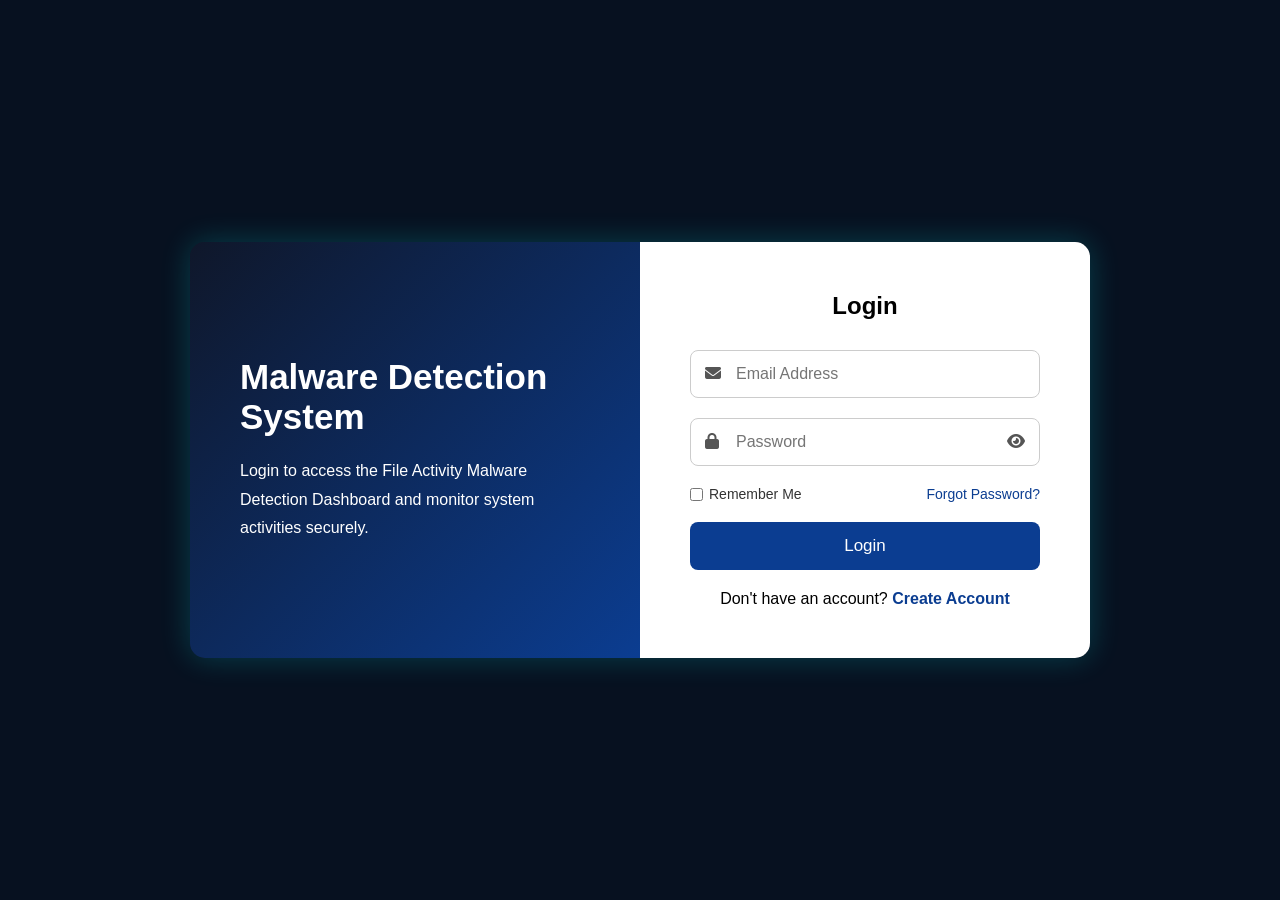
<file: activity.html>
<!DOCTYPE html>
<html lang="en">

<head>

    <meta charset="UTF-8">

    <meta name="viewport"
        content="width=device-width, initial-scale=1.0">

    <title>File Activity Monitor</title>

    <link rel="stylesheet" href="activity.css">

    <link rel="stylesheet"
        href="https://cdnjs.cloudflare.com/ajax/libs/font-awesome/6.5.2/css/all.min.css">

</head>

<body>

<div class="container">

    <!-- ==========================
            SIDEBAR
    =========================== -->

    <aside class="sidebar">

        <h2>🛡 Malware Detection</h2>

        <ul>

            <li onclick="location.href='dashboard.html'">

                <i class="fa-solid fa-chart-line"></i>

                Dashboard

            </li>

            <li onclick="location.href='scan.html'">

                <i class="fa-solid fa-magnifying-glass"></i>

                Start Scan

            </li>

            <li class="active">

                <i class="fa-solid fa-folder-open"></i>

                File Activity

            </li>

            <li onclick="location.href='detection.html'">

                <i class="fa-solid fa-shield-virus"></i>

                Detection Results

            </li>

            <li onclick="location.href='report.html'">

                <i class="fa-solid fa-file-lines"></i>

                Reports

            </li>

            <li onclick="location.href='settings.html'">

                <i class="fa-solid fa-gear"></i>

                Settings

            </li>

            <li id="logoutBtn">

                <i class="fa-solid fa-right-from-bracket"></i>

                Logout

            </li>

        </ul>

    </aside>



    <!-- ==========================
          MAIN CONTENT
    =========================== -->

    <main class="main-content">

        <!-- Top Bar -->

        <div class="top-bar">

            <div>

                <h1>

                    File Activity Monitor

                </h1>

                <p>

                    Welcome,

                    <strong id="username">

                        Administrator

                    </strong>

                </p>

            </div>

            <div class="time-section">

                <h3 id="clock">

                    00:00:00

                </h3>

                <p id="todayDate">

                    Loading...

                </p>

            </div>

        </div>



        <!-- ==========================
           MONITOR STATUS
        =========================== -->

        <div class="monitor-box">

            <div class="monitor-icon">

                <i class="fa-solid fa-eye"></i>

            </div>

            <div>

                <h2>

                    Monitoring Status

                </h2>

                <p id="monitorStatus">

                    🟢 ACTIVE

                </p>

                <small>

                    <span id="watchingFolder">Watching: No folder selected</span>

                </small>

            </div>

        </div>



        <!-- ==========================
           STATISTICS CARDS
        =========================== -->

        <div class="cards">

            <div class="card">

                <i class="fa-solid fa-file-circle-plus"></i>

                <h2 id="createdCount">

                    0

                </h2>

                <p>

                    Files Created

                </p>

            </div>

            <div class="card">

                <i class="fa-solid fa-pen"></i>

                <h2 id="modifiedCount">

                    0

                </h2>

                <p>

                    Files Modified

                </p>

            </div>

            <div class="card">

                <i class="fa-solid fa-trash"></i>

                <h2 id="deletedCount">

                    0

                </h2>

                <p>

                    Files Deleted

                </p>

            </div>

            <div class="card danger">

                <i class="fa-solid fa-bug"></i>

                <h2 id="threatCount">

                    0

                </h2>

                <p>

                    Elevated Events

                </p>

            </div>

        </div>



        <!-- ==========================
            SEARCH & FILTER
        =========================== -->

        <div class="search-filter">

            <input

                type="text"

                id="searchInput"

                placeholder="🔍 Search file name...">

            <select id="activityFilter">

                <option value="All">

                    All Activities

                </option>

                <option>

                    Created

                </option>

                <option>

                    Modified

                </option>

                <option>

                    Deleted

                </option>

                <option>

                    Renamed

                </option>



            </select>

        </div>



        <!-- ==========================
            LIVE ALERT
        =========================== -->

        <div id="alertBanner" class="safe-banner">

            🟢 No Threat Detected

        </div>
                <!-- ==========================
            FILE ACTIVITY TABLE
        =========================== -->

        <section class="activity-table">

            <h2>

                Recent File Activities

            </h2>

            <table>

                <thead>

                    <tr>

                        <th>File Name</th>

                        <th>Extension</th>

                        <th>Activity</th>

                        <th>Process</th>

                        <th>Time</th>

                        <th>Status</th>

                    </tr>

                </thead>

                <tbody id="activityData">

                    <tr>

                        <td colspan="6">

                            Waiting for monitoring...

                        </td>

                    </tr>

                </tbody>

            </table>

        </section>



        <!-- ==========================
            LIVE MONITOR LOG
        =========================== -->

        <section class="live-log">

            <h2>

                Live Monitoring Console

            </h2>

            <div id="logBox">

                <p>

                    [System] File monitor initialized...

                </p>

            </div>

        </section>



        <!-- ==========================
            THREAT SUMMARY
        =========================== -->

        <div class="summary-grid">

            <div class="summary-card">

                <h3>Safe Files</h3>

                <h2 id="safeFiles">

                    0

                </h2>

            </div>

            <div class="summary-card warning">

                <h3>Warnings</h3>

                <h2 id="warningFiles">

                    0

                </h2>

            </div>

            <div class="summary-card danger">

                <h3>Suspicious</h3>

                <h2 id="malwareFiles">

                    0

                </h2>

            </div>

        </div>



        <!-- ==========================
            FILE DETAILS
        =========================== -->

        <section class="file-details">

            <h2>

                Selected File Details

            </h2>

            <table>

                <tr>

                    <td>Filename</td>

                    <td id="detailName">

                        -

                    </td>

                </tr>

                <tr>

                    <td>Extension</td>

                    <td id="detailExtension">

                        -

                    </td>

                </tr>

                <tr>

                    <td>Assessment</td>

                    <td id="detailPrediction">

                        -

                    </td>

                </tr>

                <tr>

                    <td>Behaviour Score</td>

                    <td id="detailConfidence">

                        -

                    </td>

                </tr>

                <tr>

                    <td>Entropy</td>

                    <td id="detailEntropy">

                        -

                    </td>

                </tr>

                <tr>

                    <td>Process</td>

                    <td id="detailProcess">

                        -

                    </td>

                </tr>

                <tr>

                    <td>Full Path</td>

                    <td id="detailPath">-</td>

                </tr>

                <tr>

                    <td>Why Flagged</td>

                    <td id="detailReasons">-</td>

                </tr>

            </table>

        </section>



        <!-- ==========================
            ML FEATURES
        =========================== -->

        <section class="ml-features">

            <h2>

                Behavioural Features

            </h2>

            <div class="feature-grid">

                <div class="feature">Write Count <strong id="featureWriteCount">0</strong></div>
                <div class="feature">Rename Count <strong id="featureRenameCount">0</strong></div>
                <div class="feature">Delete Count <strong id="featureDeleteCount">0</strong></div>
                <div class="feature">Create Count <strong id="featureCreateCount">0</strong></div>
                <div class="feature">Extension Diversity <strong id="featureExtDiversity">0</strong></div>
                <div class="feature">Sensitive Path Access <strong id="featureSensitive">0</strong></div>
                <div class="feature">Read/Write Ratio <strong id="featureRatio">0</strong><small id="ratioNote">Create/Write proxy</small></div>
                <div class="feature">Detection Score <strong id="featureScore">0</strong></div>

                <div class="feature">Write Entropy <strong id="featureEntropy">0</strong></div>
                <div class="feature">Window <strong id="featureWindow">10s</strong></div>
            </div>

        </section>



        <!-- ==========================
            ACTION BUTTONS
        =========================== -->

        <div class="button-group">

            <button id="startMonitor">

                <i class="fa-solid fa-play"></i>

                Start Monitoring

            </button>

            <button id="stopMonitor" class="stop">

                <i class="fa-solid fa-stop"></i>

                Stop Monitoring

            </button>

            <button id="clearLog">

                <i class="fa-solid fa-trash"></i>

                Clear Log

            </button>

            <button id="exportCSV">

                <i class="fa-solid fa-file-csv"></i>

                Export CSV

            </button>

            <button id="exportPDF">

                <i class="fa-solid fa-file-pdf"></i>

                Export PDF

            </button>

        </div>



        <!-- ==========================
            FOOTER
        =========================== -->

        <footer class="footer">

            <p>

                Malware Detection Using File Activity

            </p>

            <p>

                Developed by <strong>Adetoro Akindele David</strong>

            </p>

            <p>

                Department of Cyber Security

            </p>

        </footer>

    </main>

</div>

<script src="auth.js"></script>

<script src="activity.js"></script>

<section class="panel" style="margin-top:20px;padding:18px;"><h2>ML Behaviour Analysis</h2><div style="display:flex;gap:24px;flex-wrap:wrap;margin-top:12px;"><div><strong>ML Status</strong><div id="mlStatus">LEARNING BASELINE</div></div><div><strong>Anomaly Score</strong><div id="mlAnomalyScore">-</div></div></div><p style="margin-top:12px;opacity:.8;">The ML layer uses Isolation Forest to learn normal activity patterns from low-risk windows. An anomaly is not automatically classified as malware.</p></section>
</body>

</html>
</file>
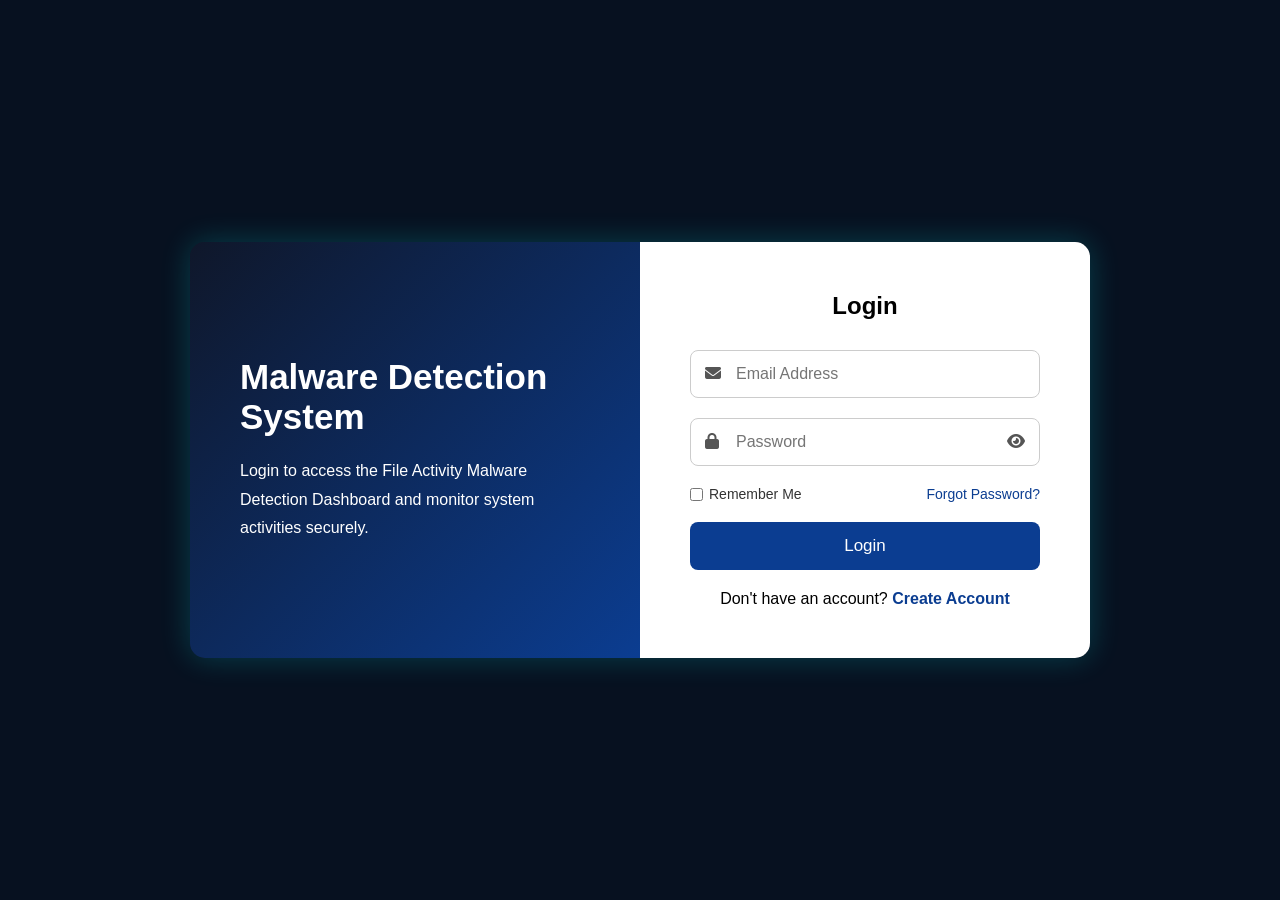
<file: dashboard.html>
<!DOCTYPE html>
<html lang="en">
<head>
    <meta charset="UTF-8">
    <meta name="viewport" content="width=device-width, initial-scale=1.0">
    <title>Malware Detection Dashboard</title>

    <link rel="stylesheet" href="dashboard.css">

    <link rel="stylesheet"
    href="https://cdnjs.cloudflare.com/ajax/libs/font-awesome/6.5.2/css/all.min.css">

</head>

<body>

<div class="container">

    <!-- =========================
            SIDEBAR
    ========================== -->

    <aside class="sidebar">

        <h2>🛡 Malware Detection</h2>

        <ul>

    <!-- DASHBOARD -->
    <li class="active">
        <a href="dashboard.html">
            <i class="fa-solid fa-chart-line"></i>
            Dashboard
        </a>
    </li>


    <!-- START SCAN -->
    <li>
        <a href="scan.html">
            <i class="fa-solid fa-magnifying-glass"></i>
            Start Scan
        </a>
    </li>


    <li onclick="window.location.href='activity.html'">
    <i class="fa-solid fa-folder-open"></i>
    File Activity
</li>

<li onclick="window.location.href='detection.html'">
    <i class="fa-solid fa-shield-virus"></i>
    Detection Results
</li>

<li onclick="window.location.href='report.html'">
    <i class="fa-solid fa-file-lines"></i>
    Reports
</li>

<li onclick="window.location.href='settings.html'">
    <i class="fa-solid fa-gear"></i>
    Settings
</li>


    <!-- LOGOUT -->
    <li id="logoutBtn">
        <a href="login.html">
            <i class="fa-solid fa-right-from-bracket"></i>
            Logout
        </a>
    </li>

</ul>

    </aside>

    <!-- =========================
          MAIN CONTENT
    ========================== -->

    <main class="main-content">

        <section class="agent-box" style="margin:20px 0;padding:18px;border-radius:14px;border:1px solid rgba(0,212,255,.25);background:rgba(0,20,40,.55);">
            <div style="display:flex;justify-content:space-between;align-items:center;gap:16px;flex-wrap:wrap;">
                <div>
                    <h3 style="margin:0 0 6px;">Local Monitoring Agent</h3>
                    <p style="margin:0;opacity:.8;">Download the DAVE agent to monitor an authorized folder on this PC in real time.</p>
                    <small id="agentStatus">Agent not paired.</small>
                </div>
                <button id="downloadAgentBtn" type="button" style="padding:12px 18px;border:0;border-radius:9px;cursor:pointer;">Download Monitoring Agent</button>
            </div>
        </section>

        <header>

            <div>

                <h1>Real-Time Malware Detection Dashboard</h1>

                <p>
                    Welcome back,
                    <strong id="username">Administrator</strong>
                </p>

            </div>

            <div>

                <h3 id="clock"></h3>

            </div>

        </header>

        <!-- =========================
                STATISTICS
        ========================== -->

        <div class="cards">

            <div class="card">

                <i class="fa-solid fa-folder"></i>

                <h2 id="totalFiles">0</h2>

                <p>Files Observed</p>
            </div>

            <div class="card success">

                <i class="fa-solid fa-circle-check"></i>

                <h2 id="safeFiles">0</h2>

                <p>Safe Events</p>

            </div>

            <div class="card danger">

                <i class="fa-solid fa-bug"></i>

                <h2 id="malwareDetected">0</h2>

                <p>Malware Detected by Scan</p>

            </div>

            <div class="card warning">

                <i class="fa-solid fa-triangle-exclamation"></i>

                <h2 id="threatAlerts">0</h2>

                <p>Live Threat Alerts</p>

            </div>

        </div>

        <!-- =========================
             SYSTEM HEALTH
        ========================== -->

        <div class="progress-box">

            <h4>Overall System Protection</h4>

            <div class="progress">

                <div class="progress-bar" id="protectionBar"></div>

            </div>

        </div>

        <!-- =========================
             THREAT NOTIFICATION
        ========================== -->

        <div class="notification">

            <h4>
                <i class="fa-solid fa-bell"></i>
                Latest Security Notification
            </h4>

            <p>
                <span id="notificationText">Waiting for real-time events...</span>
            </p>

        </div>

        <!-- =========================
              THREAT LEVEL
        ========================== -->

        <div class="threat-level">

            <h3>
                <i class="fa-solid fa-shield-virus"></i>
                Current Threat Level
            </h3>

            <div class="level low" id="threatLevel">LOW RISK</div>

        </div>
                <!-- =========================
             RECENT FILE ACTIVITY
        ========================== -->

        <section class="activity">

            <h2>
                <i class="fa-solid fa-folder-open"></i>
                Recent File Activity
            </h2>

            <table>

                <tr>

                    <th>File Name</th>

                    <th>Status</th>

                    <th>Time</th>

                </tr>

                <tbody id="activityBody">
                    <tr><td colspan="3">Waiting for real activity...</td></tr>
                </tbody>

            </table>

        </section>

        <!-- =========================
                CHART SECTION
        ========================== -->

        <section class="chart-container">

            <h2>

                <i class="fa-solid fa-chart-column"></i>

                Live Activity Statistics

            </h2>

            <div class="live-chart" id="liveChart">
                <div class="chart-bar"><span>Safe</span><div class="bar-track"><div class="bar-fill safe-fill" id="safeBar"></div></div><b id="safeChartCount">0</b></div>
                <div class="chart-bar"><span>Warning</span><div class="bar-track"><div class="bar-fill warning-fill" id="warningBar"></div></div><b id="warningChartCount">0</b></div>
                <div class="chart-bar"><span>Malware</span><div class="bar-track"><div class="bar-fill danger-fill" id="malwareBar"></div></div><b id="malwareChartCount">0</b></div>
            </div>

        </section>

        <!-- =========================
             SCAN LOADER
        ========================== -->

        <div class="loader"></div>

        <!-- =========================
              ALERT BOX
        ========================== -->

        <div class="alert success">

            System Running Normally

        </div>

        <!-- =========================
              FOOTER
        ========================== -->

        <div class="footer">

            <p>

                Malware Detection Using File Activity

            </p>

            <p>

                Developed by
                <strong>Adetoro Akindele David</strong>

            </p>

            <p>

                Department of Cyber Security

            </p>

        </div>

    </main>

</div>
<script src="auth.js"></script>

<script src="dashboard.js?v=20260814-3"></script>

</body>

</html>
</file>
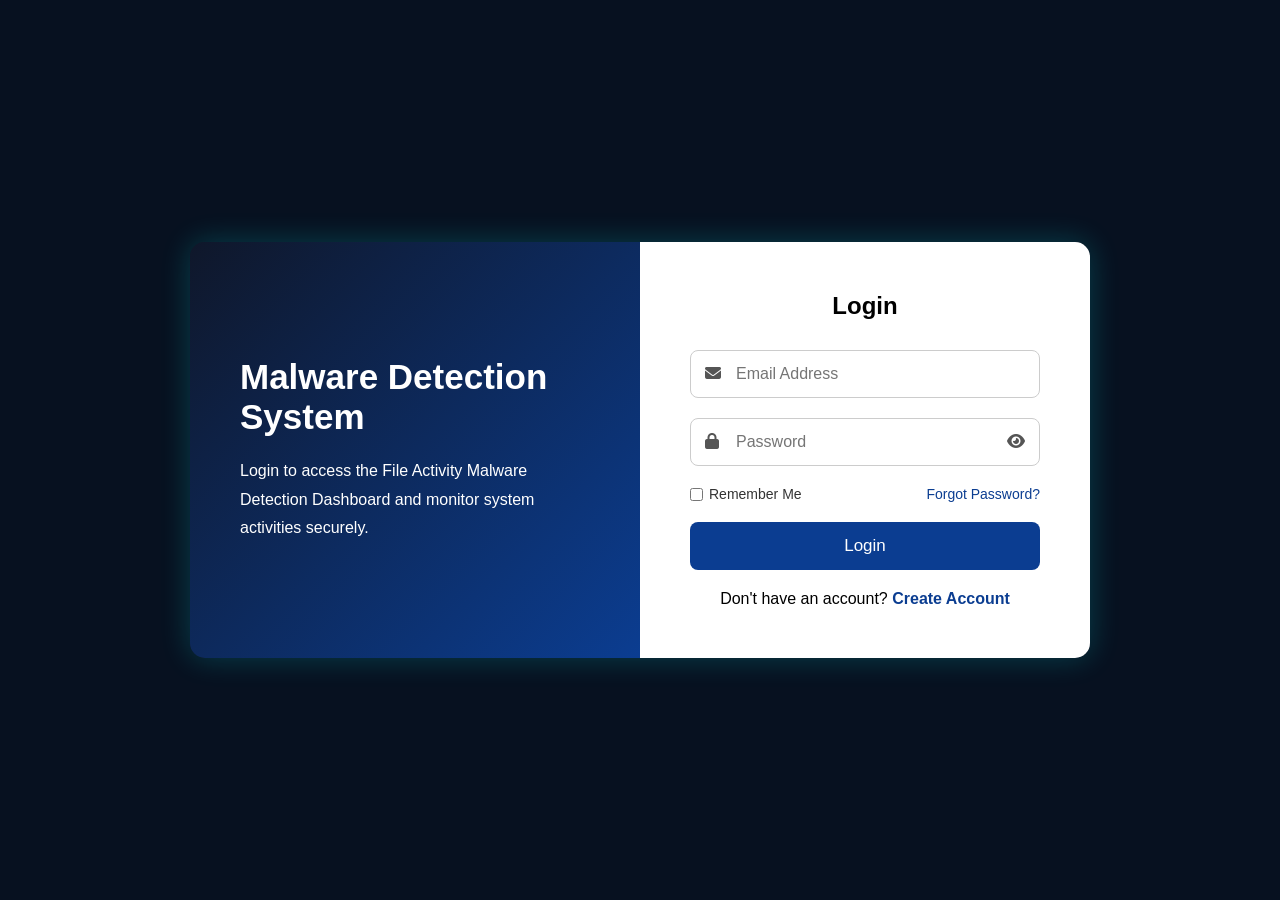
<file: detection.html>
<!DOCTYPE html>
<html lang="en">

<head>

    <meta charset="UTF-8">

    <meta name="viewport"
        content="width=device-width, initial-scale=1.0">

    <title>Detection Results | Malware Detection System</title>

    <link rel="stylesheet" href="detection.css">

    <link rel="stylesheet"
    href="https://cdnjs.cloudflare.com/ajax/libs/font-awesome/6.5.2/css/all.min.css">

</head>

<body>

<div class="container">

    <!-- ==========================
            SIDEBAR
    =========================== -->

    <aside class="sidebar">

        <h2>🛡 Malware Detection</h2>

        <ul>

            <li onclick="location.href='dashboard.html'">

                <i class="fa-solid fa-chart-line"></i>

                Dashboard

            </li>

            <li onclick="location.href='scan.html'">

                <i class="fa-solid fa-magnifying-glass"></i>

                Start Scan

            </li>

            <li onclick="location.href='activity.html'">

                <i class="fa-solid fa-folder-open"></i>

                File Activity

            </li>

            <li class="active">

                <i class="fa-solid fa-shield-virus"></i>

                Detection Results

            </li>

            <li onclick="location.href='report.html'">

                <i class="fa-solid fa-file-lines"></i>

                Reports

            </li>

            <li onclick="location.href='settings.html'">

                <i class="fa-solid fa-gear"></i>

                Settings

            </li>

            <li id="logoutBtn">

                <i class="fa-solid fa-right-from-bracket"></i>

                Logout

            </li>

        </ul>

    </aside>



    <!-- ==========================
            MAIN CONTENT
    =========================== -->

    <main class="main-content">

        <!-- Top Bar -->

        <div class="top-bar">

            <div>

                <h1>

                    Detection Results

                </h1>

                <p>

                    Machine Learning Malware Detection Dashboard

                </p>

            </div>

            <div class="time-section">

                <h3 id="clock">

                    00:00:00

                </h3>

                <p id="todayDate">

                    Loading...

                </p>

            </div>

        </div>



        <!-- ==========================
            ALERT BANNER
        =========================== -->

        <div id="alertBanner" class="safe-banner">

            🟢 System Secure - No Critical Threat Detected

        </div>



        <!-- ==========================
            SUMMARY CARDS
        =========================== -->

        <div class="cards">

            <div class="card">

                <i class="fa-solid fa-file-shield"></i>

                <h2 id="totalScanned">

                    0

                </h2>

                <p>

                    Files Scanned

                </p>

            </div>

            <div class="card">

                <i class="fa-solid fa-circle-check"></i>

                <h2 id="safeFiles">

                    0

                </h2>

                <p>

                    Safe Files

                </p>

            </div>

            <div class="card danger">

                <i class="fa-solid fa-bug"></i>

                <h2 id="malwareFiles">

                    0

                </h2>

                <p>

                    Malware Found

                </p>

            </div>

            <div class="card warning">

                <i class="fa-solid fa-triangle-exclamation"></i>

                <h2 id="highRisk">

                    0

                </h2>

                <p>

                    High Risk

                </p>

            </div>

        </div>



        <!-- ==========================
            SEARCH & FILTER
        =========================== -->

        <div class="search-filter">

            <input

                type="text"

                id="searchInput"

                placeholder="🔍 Search by filename...">

            <select id="riskFilter">

                <option value="All">

                    All Risk Levels

                </option>

                <option>

                    Safe

                </option>

                <option>

                    Low

                </option>

                <option>

                    Medium

                </option>

                <option>

                    High

                </option>

                <option>

                    Critical

                </option>

            </select>

            <select id="predictionFilter">

                <option value="All">

                    All Predictions

                </option>

                <option>

                    Benign

                </option>

                <option>

                    Malware

                </option>

            </select>

        </div>
                <!-- ==========================
            DETECTION RESULTS TABLE
        =========================== -->

        <section class="results-table">

            <h2>

                Detection Results

            </h2>

            <table>

                <thead>

                    <tr>

                        <th>File Name</th>

                        <th>Extension</th>

                        <th>Prediction</th>

                        <th>Confidence</th>

                        <th>Risk</th>

                        <th>Time</th>

                    </tr>

                </thead>

                <tbody id="resultTable">

                    <tr>

                        <td colspan="6">

                            Waiting for scan results...

                        </td>

                    </tr>

                </tbody>

            </table>

        </section>



        <!-- ==========================
            FILE DETAILS PANEL
        =========================== -->

        <section class="details-panel">

            <h2>

                Detection Details

            </h2>

            <table>

                <tr>

                    <td>Filename</td>

                    <td id="detailFilename">

                        -

                    </td>

                </tr>

                <tr>

                    <td>File Path</td>

                    <td id="detailPath">

                        -

                    </td>

                </tr>

                <tr>

                    <td>Extension</td>

                    <td id="detailExtension">

                        -

                    </td>

                </tr>

                <tr>

                    <td>Prediction</td>

                    <td id="detailPrediction">

                        -

                    </td>

                </tr>

                <tr>

                    <td>Confidence</td>

                    <td id="detailConfidence">

                        -

                    </td>

                </tr>

                <tr>

                    <td>Risk Level</td>

                    <td id="detailRisk">

                        -

                    </td>

                </tr>

                <tr>

                    <td>Entropy</td>

                    <td id="detailEntropy">

                        -

                    </td>

                </tr>

                <tr>

                    <td>SHA-256</td>

                    <td id="detailHash">

                        -

                    </td>

                </tr>

                <tr>

                    <td>Recommended Action</td>

                    <td id="detailAction">

                        -

                    </td>

                </tr>

                <tr><td>Write Count</td><td id="detailWriteCount">-</td></tr>
                <tr><td>Delete Count</td><td id="detailDeleteCount">-</td></tr>
                <tr><td>Create Count</td><td id="detailCreateCount">-</td></tr>
                <tr><td>Rename Count</td><td id="detailRenameCount">-</td></tr>
                <tr><td>Extension Diversity</td><td id="detailExtDiversity">-</td></tr>
                <tr><td>Sensitive Path Access</td><td id="detailSensitivePath">-</td></tr>
                <tr><td>Read/Write Ratio</td><td id="detailReadWrite">-</td></tr>
                <tr><td>Detection Score</td><td id="detailScore">-</td></tr>
                <tr><td>Detection Reasons</td><td id="detailReasons">-</td></tr>

            </table>

        </section>



        <!-- ==========================
            THREAT ANALYSIS
        =========================== -->

        <section class="analysis-panel">

            <h2>

                Threat Analysis

            </h2>

            <div class="analysis-grid">

                <div class="analysis-card">

                    <i class="fa-solid fa-file-code"></i>

                    <h3>

                        Executable File

                    </h3>

                    <p id="analysisExecutable">

                        -

                    </p>

                </div>

                <div class="analysis-card">

                    <i class="fa-solid fa-microchip"></i>

                    <h3>

                        ML Prediction

                    </h3>

                    <p id="analysisML">

                        -

                    </p>

                </div>

                <div class="analysis-card">

                    <i class="fa-solid fa-gauge-high"></i>

                    <h3>

                        Threat Score

                    </h3>

                    <p id="analysisScore">

                        -

                    </p>

                </div>

                <div class="analysis-card">

                    <i class="fa-solid fa-shield-virus"></i>

                    <h3>

                        System Status

                    </h3>

                    <p id="analysisStatus">

                        Protected

                    </p>

                </div>

            </div>

        </section>



        <!-- ==========================
            ACTION BUTTONS
        =========================== -->

        <div class="button-group">

            <button id="quarantineBtn">

                <i class="fa-solid fa-box-archive"></i>

                Quarantine

            </button>

            <button id="deleteBtn">

                <i class="fa-solid fa-trash"></i>

                Delete

            </button>

            <button id="ignoreBtn">

                <i class="fa-solid fa-circle-check"></i>

                Ignore

            </button>

            <button id="rescanBtn">

                <i class="fa-solid fa-rotate-right"></i>

                Re-Scan

            </button>

        </div>
                <!-- ==========================
            DETECTION HISTORY
        =========================== -->

        <section class="history-panel">

            <h2>

                Detection History

            </h2>

            <div class="timeline" id="timeline">

                <div class="timeline-item">
                    <div class="timeline-content">
                        <h3>No scan history yet</h3>
                        <p>Run a scan from the Scan page and the real result will appear here.</p>
                    </div>
                </div>

            </div>

        </section>



        <!-- ==========================
            MACHINE LEARNING INFO
        =========================== -->

        <section class="ml-info">

            <h2>

                Detection Engine Information

            </h2>

            <div class="ml-grid">

                <div class="ml-card">

                    <i class="fa-solid fa-brain"></i>

                    <h3>

                        Model

                    </h3>

                    <p id="modelName">

                        Behavioural Static Analyzer

                    </p>

                </div>

                <div class="ml-card">

                    <i class="fa-solid fa-database"></i>

                    <h3>

                        Features Used

                    </h3>

                    <p>

                        Write Count, Delete Count, Create Count,
                        Rename Count, Entropy, Extension Diversity,
                        Sensitive Path Access, Read/Write Ratio

                    </p>

                </div>

                <div class="ml-card">

                    <i class="fa-solid fa-chart-column"></i>

                    <h3>

                        Accuracy

                    </h3>

                    <p id="modelAccuracy">

                        Not yet validated

                    </p>

                </div>

                <div class="ml-card">

                    <i class="fa-solid fa-clock"></i>

                    <h3>

                        Last Scan

                    </h3>

                    <p id="lastScan">

                        Waiting...

                    </p>

                </div>

            </div>

        </section>



        <!-- ==========================
            EXPORT REPORTS
        =========================== -->

        <section class="export-section">

            <h2>

                Export Reports

            </h2>

            <div class="button-group">

                <button id="exportCSV">

                    <i class="fa-solid fa-file-csv"></i>

                    Export CSV

                </button>

                <button id="exportPDF">

                    <i class="fa-solid fa-file-pdf"></i>

                    Export PDF

                </button>

                <button id="printReport">

                    <i class="fa-solid fa-print"></i>

                    Print Report

                </button>

            </div>

        </section>



        <!-- ==========================
            FOOTER
        =========================== -->

        <footer class="footer">

            <p>

                Malware Detection Using File Activity

            </p>

            <p>

                Developed by <strong>Adetoro Akindele David</strong>

            </p>

            <p>

                Department of Cyber Security

            </p>

        </footer>

    </main>

</div>

<script src="auth.js"></script>

<script src="detection.js"></script>

</body>

</html>
</file>
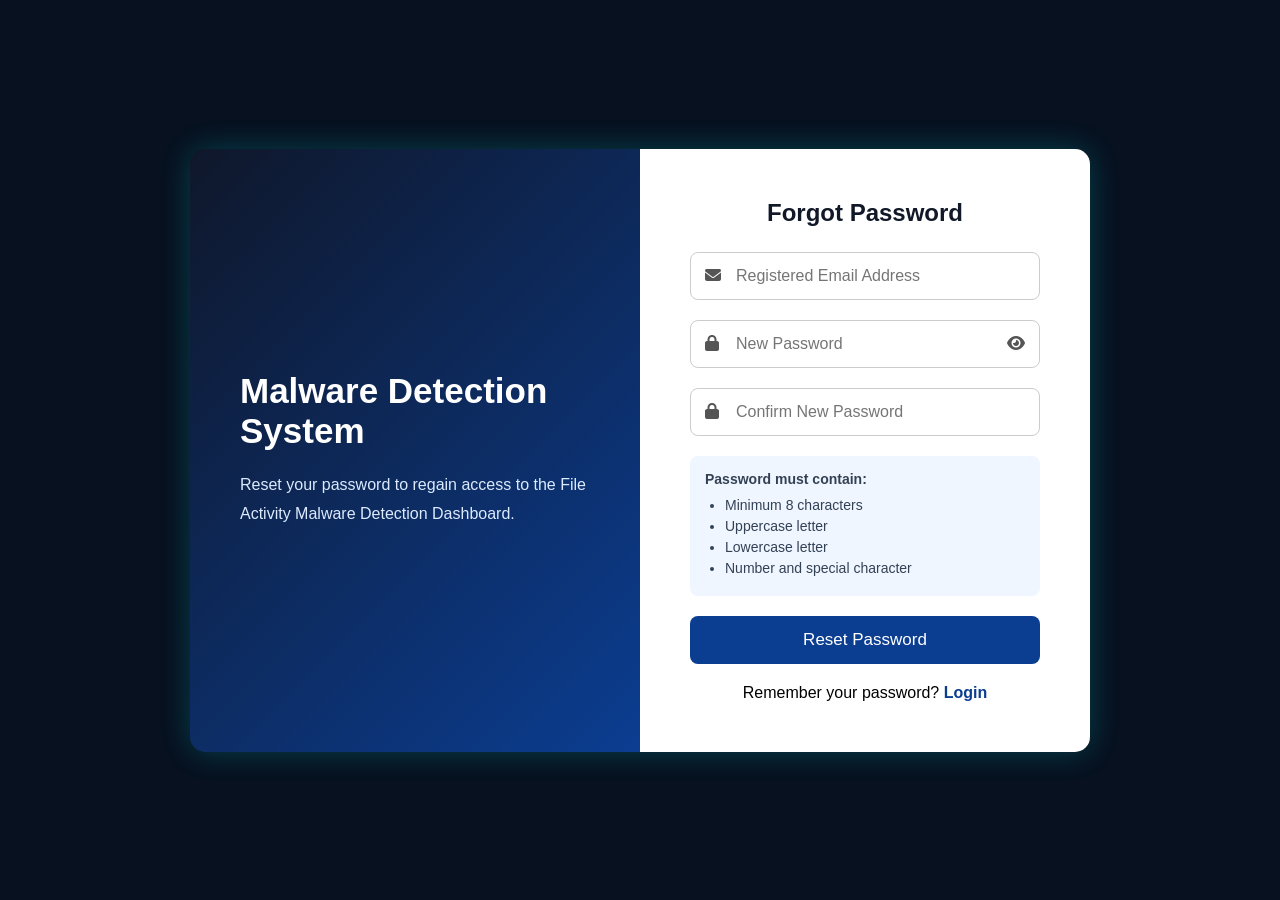
<file: forgot-password.html>
<!DOCTYPE html>
<html lang="en">

<head>

<meta charset="UTF-8">

<meta name="viewport" content="width=device-width, initial-scale=1.0">


<title>Forgot Password | Malware Detection System</title>


<link rel="stylesheet" href="forgot-password.css">


<link rel="stylesheet"
href="https://cdnjs.cloudflare.com/ajax/libs/font-awesome/6.5.2/css/all.min.css">


</head>


<body>


<div class="container">



    <!-- LEFT SECTION -->

    <div class="left-section">


        <h1>
            Malware Detection System
        </h1>


        <p>

        Reset your password to regain access to the
        File Activity Malware Detection Dashboard.

        </p>


    </div>





    <!-- RIGHT SECTION -->


    <div class="right-section">



        <form id="forgotPasswordForm">



            <h2>
                Forgot Password
            </h2>




            <!-- ALERT MESSAGE -->


            <div id="alertBox"></div>







            <!-- EMAIL -->


            <div class="input-box">


                <i class="fa-solid fa-envelope"></i>


                <input

                type="email"

                id="email"

                placeholder="Registered Email Address"

                required>

            
            </div>








            <!-- NEW PASSWORD -->


            <div class="input-box">


                <i class="fa-solid fa-lock"></i>



                <input

                type="password"

                id="newPassword"

                placeholder="New Password"

                required>




                <i class="fa-solid fa-eye togglePassword"

                id="togglePassword"></i>



            </div>








            <!-- CONFIRM PASSWORD -->


            <div class="input-box">


                <i class="fa-solid fa-lock"></i>


                <input

                type="password"

                id="confirmPassword"

                placeholder="Confirm New Password"

                required>


            </div>







            <!-- PASSWORD REQUIREMENTS -->


            <div class="password-info">


                <p>
                    Password must contain:
                </p>


                <ul>


                    <li>
                        Minimum 8 characters
                    </li>


                    <li>
                        Uppercase letter
                    </li>


                    <li>
                        Lowercase letter
                    </li>


                    <li>
                        Number and special character
                    </li>


                </ul>


            </div>







            <button type="submit">


                Reset Password


            </button>








            <p class="login-link">


                Remember your password?


                <a href="login.html">

                    Login

                </a>


            </p>



        </form>



    </div>



</div>





<script src="forgot-password.js"></script>


</body>

</html>
</file>
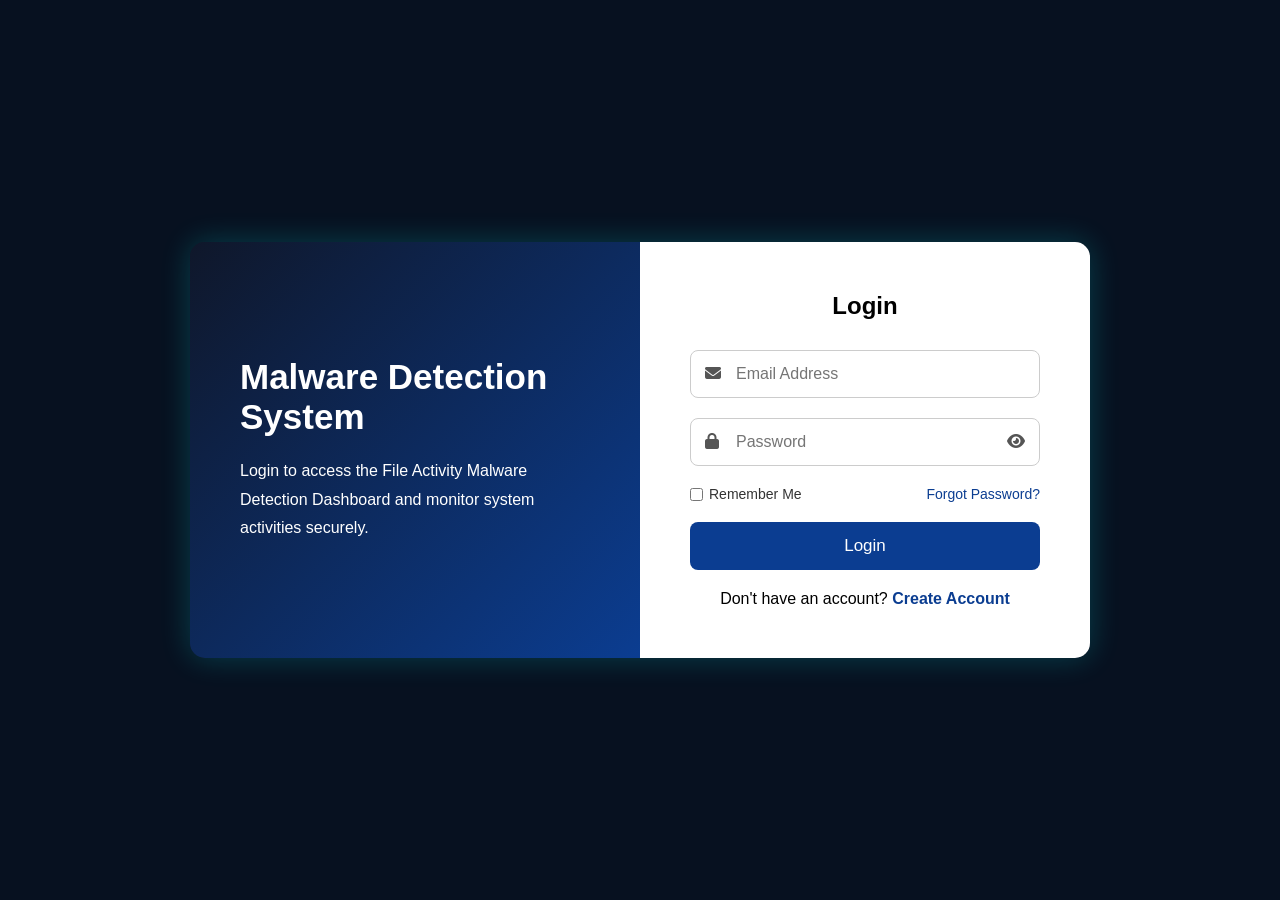
<file: login.html>
<!DOCTYPE html>
<html lang="en">
<head>
    <meta charset="UTF-8">
    <meta name="viewport" content="width=device-width, initial-scale=1.0">
    <title>Login</title>

    <link rel="stylesheet" href="login.css">

    <link rel="stylesheet"
    href="https://cdnjs.cloudflare.com/ajax/libs/font-awesome/6.5.2/css/all.min.css">
</head>
<body>

<div class="container">

    <!-- Left Section -->
    <div class="left-section">
        <h1>Malware Detection System</h1>
        <p>
            Login to access the File Activity Malware Detection Dashboard and monitor system activities securely.
        </p>
    </div>

    <!-- Right Section -->
    <div class="right-section">

        <form id="loginForm">

    <h2>Login</h2>

    <div id="alertBox"></div>

    <div class="input-box">
        <i class="fa-solid fa-envelope"></i>
        <input
            type="email"
            id="email"
            placeholder="Email Address"
            required>
    </div>

    <div class="input-box">
        <i class="fa-solid fa-lock"></i>
        <input
            type="password"
            id="password"
            placeholder="Password"
            required>

        <i class="fa-solid fa-eye togglePassword"
            id="togglePassword"></i>
    </div>

    <div class="options">
        <label>
            <input type="checkbox">
            Remember Me
        </label>

            <a href="forgot-password.html">
    Forgot Password?
</a>
    </div>

    <button type="submit">
        Login
    </button>

    <p class="login-link">
        Don't have an account?
        <a href="signup.html">Create Account</a>
    </p>

</form>
    </div>

</div>

<script src="login.js"></script>

</body>
</html>
</file>
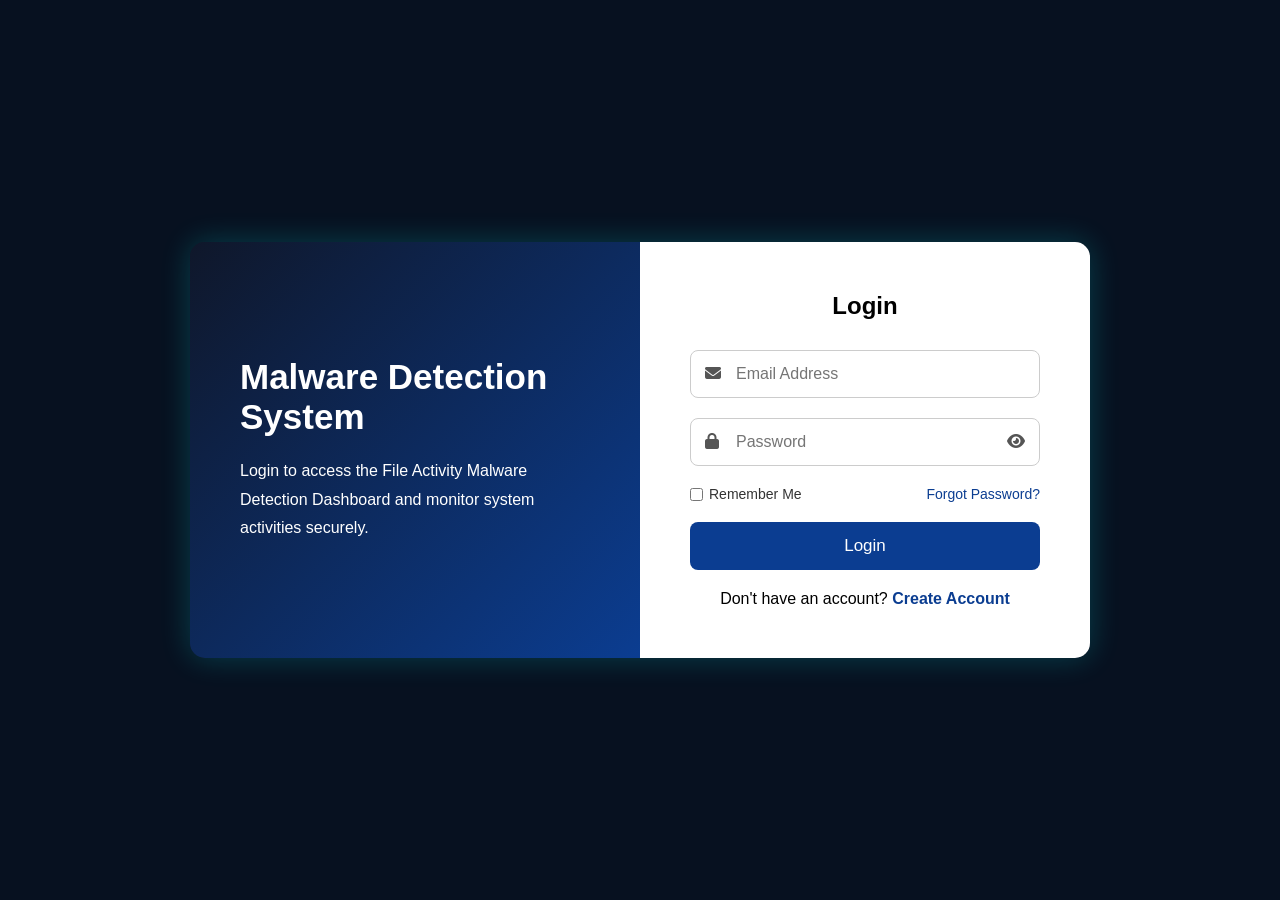
<file: report.html>
<!DOCTYPE html>
<html lang="en">

<head>

<meta charset="UTF-8">

<meta name="viewport" content="width=device-width, initial-scale=1.0">

<title>Reports | Malware Detection System</title>


<link rel="stylesheet" href="report.css">


<link rel="stylesheet"
href="https://cdnjs.cloudflare.com/ajax/libs/font-awesome/6.5.2/css/all.min.css">


</head>


<body>


<div class="container">


<!-- ==========================
        SIDEBAR
========================== -->


<aside class="sidebar">


<h2>
🛡 Malware Detection
</h2>



<ul>


<li onclick="location.href='dashboard.html'">

<i class="fa-solid fa-chart-line"></i>

Dashboard

</li>



<li onclick="location.href='scan.html'">

<i class="fa-solid fa-magnifying-glass"></i>

Start Scan

</li>



<li onclick="location.href='activity.html'">

<i class="fa-solid fa-folder-open"></i>

File Activity

</li>



<li onclick="location.href='detection.html'">

<i class="fa-solid fa-shield-virus"></i>

Detection Results

</li>




<li class="active">

<i class="fa-solid fa-file-lines"></i>

Reports

</li>




<li onclick="location.href='settings.html'">

<i class="fa-solid fa-gear"></i>

Settings

</li>



<li id="logoutBtn">

<i class="fa-solid fa-right-from-bracket"></i>

Logout

</li>



</ul>


</aside>





<!-- ==========================
        MAIN CONTENT
========================== -->


<main class="main-content">



<!-- HEADER -->


<div class="top-bar">


<div>

<h1>

Security Reports

</h1>


<p>

Analyze malware detection history and system activities.

</p>


</div>



<div class="time-section">


<h3 id="clock">

00:00:00

</h3>


<p id="todayDate">

Loading...

</p>


</div>


</div>





<!-- REPORT STATUS -->


<div class="report-status">


<i class="fa-solid fa-file-shield"></i>


<div>


<h3>

System Report Status

</h3>


<p id="reportStatus">

All systems operating normally

</p>


</div>


</div>





<!-- ==========================
        SUMMARY CARDS
========================== -->


<div class="cards">



<div class="card">


<i class="fa-solid fa-magnifying-glass-chart"></i>


<h2 id="totalScans">

0

</h2>


<p>

Total Scans

</p>


</div>





<div class="card">


<i class="fa-solid fa-folder-open"></i>


<h2 id="filesChecked">

0

</h2>


<p>

Files Checked

</p>


</div>





<div class="card danger">


<i class="fa-solid fa-virus"></i>


<h2 id="malwareDetected">

0

</h2>


<p>

Malware Detected

</p>


</div>





<div class="card warning">


<i class="fa-solid fa-percent"></i>


<h2 id="threatRate">

0%

</h2>


<p>

Threat Rate

</p>


</div>



</div>
<!-- ==========================
        SCAN HISTORY
========================== -->


<section class="report-section">


<h2>

Scan History

</h2>



<table>


<thead>


<tr>

<th>
Scan ID
</th>


<th>
Date
</th>


<th>
Files Scanned
</th>


<th>
Threats Found
</th>


<th>
Status
</th>


</tr>


</thead>



<tbody id="scanHistory">


<tr>


<td>

SCAN-001

</td>


<td>

Today

</td>


<td>

1245

</td>


<td class="danger-text">

3

</td>


<td class="safe-text">

Completed

</td>


</tr>



<tr>


<td>

SCAN-002

</td>


<td>

Yesterday

</td>


<td>

980

</td>


<td class="danger-text">

8

</td>


<td class="safe-text">

Completed

</td>


</tr>



<tr>


<td>

SCAN-003

</td>


<td>

02/08/2026

</td>


<td>

750

</td>


<td class="safe-text">

0

</td>


<td class="safe-text">

Clean

</td>


</tr>


</tbody>


</table>



</section>







<!-- ==========================
        DETECTION STATISTICS
========================== -->


<section class="statistics-section">


<h2>

Detection Statistics

</h2>



<div class="statistics-grid">



<div class="stat-card">


<i class="fa-solid fa-file-circle-exclamation"></i>


<h3>

Executable Threats

</h3>


<p id="exeThreats">

12

</p>


</div>





<div class="stat-card">


<i class="fa-solid fa-lock"></i>


<h3>

Encrypted Files

</h3>


<p id="encryptedFiles">

5

</p>


</div>





<div class="stat-card">


<i class="fa-solid fa-rotate"></i>


<h3>

Modified Files

</h3>


<p id="modifiedFiles">

45

</p>


</div>





<div class="stat-card">


<i class="fa-solid fa-trash"></i>


<h3>

Suspicious Deletes

</h3>


<p id="deletedFiles">

8

</p>


</div>



</div>



</section>






<!-- ==========================
        RISK DISTRIBUTION
========================== -->


<section class="risk-section">


<h2>

Threat Risk Distribution

</h2>



<div class="risk-container">



<div class="risk-box safe-box">


<h3>

Safe

</h3>


<p id="safePercentage">

85%

</p>


</div>




<div class="risk-box low-box">


<h3>

Low Risk

</h3>


<p>

8%

</p>


</div>





<div class="risk-box medium-box">


<h3>

Medium Risk

</h3>


<p>

5%

</p>


</div>





<div class="risk-box high-box">


<h3>

High Risk

</h3>


<p>

2%

</p>


</div>



</div>



</section>







<!-- ==========================
        FILE ACTIVITY SUMMARY
========================== -->


<section class="activity-summary">


<h2>

File Activity Summary

</h2>



<div class="activity-grid">



<div class="activity-card">


<i class="fa-solid fa-plus"></i>


<h3>

Created Files

</h3>


<p id="createdFiles">

320

</p>


</div>





<div class="activity-card">


<i class="fa-solid fa-pen"></i>


<h3>

Modified Files

</h3>


<p id="modifiedCount">

450

</p>


</div>





<div class="activity-card">


<i class="fa-solid fa-trash"></i>


<h3>

Deleted Files

</h3>


<p id="deletedCount">

70

</p>


</div>



</div>



</section>
<!-- ==========================
        REPORT GENERATION
========================== -->


<section class="generate-section">


<h2>

Generate Security Report

</h2>



<p>

Create a detailed report containing scan results,
file activities and malware detection information.

</p>



<div class="button-group">



<button id="generateReport">


<i class="fa-solid fa-file-circle-check"></i>

Generate Report


</button>





<button id="exportCSV">


<i class="fa-solid fa-file-csv"></i>

Export CSV


</button>





<button id="exportPDF">


<i class="fa-solid fa-file-pdf"></i>

Export PDF


</button>





<button id="printReport">


<i class="fa-solid fa-print"></i>

Print Report


</button>



</div>


</section>








<!-- ==========================
        MACHINE LEARNING SUMMARY
========================== -->


<section class="ml-report">


<h2>

Detection Engine Summary

</h2>



<div class="ml-grid">



<div class="ml-card">


<i class="fa-solid fa-brain"></i>


<h3>

Model Used

</h3>


<p>

Random Forest Classifier

</p>


</div>





<div class="ml-card">


<i class="fa-solid fa-database"></i>


<h3>

Features Analysed

</h3>


<p>

File Entropy,
Write Count,
Rename Frequency,
File Activity

</p>


</div>





<div class="ml-card">


<i class="fa-solid fa-chart-line"></i>


<h3>

Detection Accuracy

</h3>


<p>

98.4%

</p>


</div>





<div class="ml-card">


<i class="fa-solid fa-clock"></i>


<h3>

Last Scan

</h3>


<p id="lastScanTime">

Waiting...

</p>


</div>



</div>



</section>







<!-- ==========================
        REPORT INFORMATION
========================== -->


<section class="report-info">


<h2>

Report Information

</h2>



<table>


<tr>

<td>

Report Generated By

</td>


<td>

Malware Detection System

</td>


</tr>




<tr>

<td>

Project

</td>


<td>

Malware Detection Using File Activity

</td>


</tr>





<tr>

<td>

Developer

</td>


<td>

Adetoro Akindele David

</td>


</tr>





<tr>

<td>

Department

</td>


<td>

Cyber Security

</td>


</tr>




<tr>

<td>

Report Date

</td>


<td id="reportDate">

Loading...

</td>


</tr>



</table>



</section>








<!-- ==========================
        FOOTER
========================== -->


<footer class="footer">


<p>

Malware Detection Using File Activity

</p>



<p>

Cyber Security Monitoring Platform

</p>



<p>

Developed by 
<strong>

Adetoro Akindele David

</strong>

</p>



</footer>




</main>


</div>


<script src="auth.js"></script>


<script src="report.js?v=3"></script>



</body>

</html>
</file>
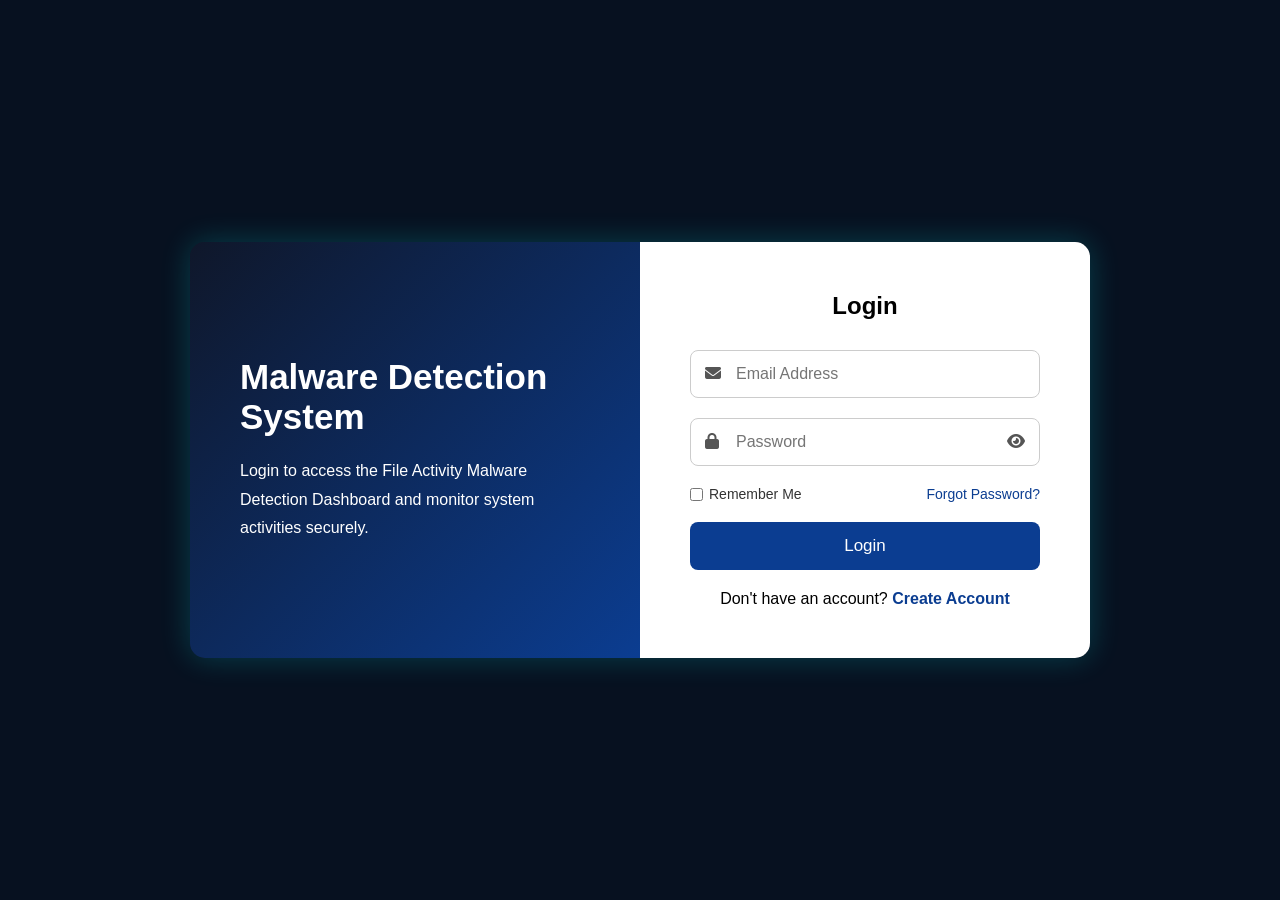
<file: scan.html>
<!DOCTYPE html>
<html lang="en">

<head>

    <meta charset="UTF-8">

    <meta name="viewport"
          content="width=device-width, initial-scale=1.0">

    <title>File Malware Scanner</title>

    <link rel="stylesheet" href="scan.css">

    <link rel="stylesheet"
    href="https://cdnjs.cloudflare.com/ajax/libs/font-awesome/6.5.2/css/all.min.css">

</head>

<body>

<div class="container">

    <!-- ===========================
            SIDEBAR
    ============================ -->

    <aside class="sidebar">

        <h2>🛡 Malware Detection</h2>

        <ul>

            <li onclick="location.href='dashboard.html'">

                <i class="fa-solid fa-chart-line"></i>

                Dashboard

            </li>

            <li class="active">

                <i class="fa-solid fa-magnifying-glass"></i>

                Start Scan

            </li>

            <li onclick="location.href='activity.html'">

                <i class="fa-solid fa-folder-open"></i>

                File Activity

            </li>

            <li onclick="location.href='detection.html'">

                <i class="fa-solid fa-shield-virus"></i>

                Detection Results

            </li>

            <li onclick="location.href='report.html'">

                <i class="fa-solid fa-file-lines"></i>

                Reports

            </li>

            <li onclick="location.href='settings.html'">

                <i class="fa-solid fa-gear"></i>

                Settings

            </li>

            <li id="logoutBtn">

                <i class="fa-solid fa-right-from-bracket"></i>

                Logout

            </li>

        </ul>

    </aside>



    <!-- ===========================
            MAIN CONTENT
    ============================ -->

    <main class="main-content">

        <!-- Top Bar -->

        <div class="top-bar">

            <div>

                <h1>

                    Real-Time Malware Scanner

                </h1>

                <p>

                    Welcome,
                    <strong id="username">
                        Administrator
                    </strong>

                </p>

            </div>

            <div id="clock">

                00:00:00

            </div>

        </div>


        <!-- Upload Section -->

        <div class="scan-box">

            <i class="fa-solid fa-cloud-arrow-up upload-icon"></i>

            <h2>

                Upload File For Analysis

            </h2>

            <p>

                Select or drag a suspicious file below.

            </p>

            <div class="drop-area" id="dropArea">

                <p>

                    📂 Drag & Drop File Here

                </p>

                <span>

                    OR

                </span>

                <br><br>

                <input type="file"
                       id="fileInput">

            </div>


            <br>


            <!-- Scan Type -->

            <select id="scanType">

                <option>

                    Quick Scan

                </option>

                <option>

                    Full Scan

                </option>

                <option>

                    Deep Behaviour Scan

                </option>

                <option>

                    Machine Learning Detection

                </option>

            </select>


            <button id="scanBtn">

                <i class="fa-solid fa-play"></i>

                Start Scan

            </button>

        </div>


        <!-- File Information -->

        <div class="file-info">

            <h2>

                Selected File Information

            </h2>

            <table>

                <tr>

                    <td>

                        File Name

                    </td>

                    <td id="fileName">

                        No file selected

                    </td>

                </tr>

                <tr>

                    <td>

                        File Size

                    </td>

                    <td id="fileSize">

                        -

                    </td>

                </tr>

                <tr>

                    <td>

                        Extension

                    </td>

                    <td id="fileExtension">

                        -

                    </td>

                </tr>

                <tr>

                    <td>

                        Last Modified

                    </td>

                    <td id="lastModified">

                        -

                    </td>

                </tr>

            </table>

        </div>


        <!-- Feature Extraction -->

        <div class="features">

            <h2>

                Behaviour Features Extracted

            </h2>

            <div class="feature-grid">

                <div class="feature"><span>Write Count</span><strong id="writeCount">-</strong></div>
                <div class="feature"><span>Delete Count</span><strong id="deleteCount">-</strong></div>
                <div class="feature"><span>Create Count</span><strong id="createCount">-</strong></div>
                <div class="feature"><span>Rename Count</span><strong id="renameCount">-</strong></div>
                <div class="feature"><span>Write Entropy</span><strong id="writeEntropy">-</strong></div>
                <div class="feature"><span>Extension Diversity</span><strong id="extDiversity">-</strong></div>
                <div class="feature"><span>Sensitive Path Access</span><strong id="sensitivePath">-</strong></div>
                <div class="feature"><span>Read/Write Ratio</span><strong id="readWriteRatio">-</strong></div>

            </div>

                <div class="feature">

                    Rename Count

                </div>

                <div class="feature">

                    File Entropy

                </div>

                <div class="feature">

                    Sensitive Folder Access

                </div>

                <div class="feature">

                    Hidden File Activity

                </div>

                <div class="feature">

                    Execution Attempts

                </div>

            </div>

        </div>
                <!-- ===========================
             SCAN PROGRESS
        ============================ -->

        <div class="progress-section">

            <h2>
                Scan Progress
            </h2>

            <div class="progress-bar">

                <div id="progress"></div>

            </div>

            <p id="status">
                Waiting for scan...
            </p>

        </div>


        <!-- ===========================
              LIVE ANALYSIS LOG
        ============================ -->

        <div class="analysis-log">

            <h2>

                Live Analysis Log

            </h2>

            <div id="logBox">

                <p>[System] Waiting for scan...</p>

            </div>

        </div>


        <!-- ===========================
              DETECTION SUMMARY
        ============================ -->

        <div class="result-box">

            <h2>

                Scan Summary

            </h2>

            <div class="summary-grid">

                <div class="summary-card">

                    <h3>Files Scanned</h3>

                    <p id="files">
                        0
                    </p>

                </div>

                <div class="summary-card">

                    <h3>Threats Found</h3>

                    <p id="threats">
                        0
                    </p>

                </div>

                <div class="summary-card">

                    <h3>Prediction</h3>

                    <p id="prediction">

                        Waiting...

                    </p>

                </div>

                <div class="summary-card">

                    <h3>Confidence</h3>

                    <p id="confidence">

                        0%

                    </p>

                </div>

            </div>

        </div>


        <!-- ===========================
             THREAT LEVEL
        ============================ -->

        <div class="threat-box">

            <h2>

                Threat Level

            </h2>

            <div id="riskLevel" class="risk low">

                LOW

            </div>

        </div>


        <!-- ===========================
              SCAN HISTORY
        ============================ -->

        <div class="history">

            <h2>

                Recent Scan History

            </h2>

            <table>

                <thead>

                    <tr>

                        <th>File</th>

                        <th>Status</th>

                        <th>Time</th>

                    </tr>

                </thead>

                <tbody id="historyTable">

                    <tr>

                        <td colspan="3">

                            No scans yet

                        </td>

                    </tr>

                </tbody>

            </table>

        </div>


        <!-- ===========================
            DOWNLOAD REPORT
        ============================ -->

        <div class="report-section">

            <button id="downloadReport">

                <i class="fa-solid fa-download"></i>

                Download Scan Report

            </button>

        </div>


        <!-- ===========================
             FOOTER
        ============================ -->

        <footer class="footer">

            <p>

                Malware Detection Using File Activity

            </p>

            <p>

                Developed by
                <strong>
                    Adetoro Akindele David
                </strong>

            </p>

            <p>

                Department of Cyber Security

            </p>

        </footer>

    </main>

</div>

<script src="auth.js"></script>

<script src="scan.js"></script>

</body>

</html>
</file>
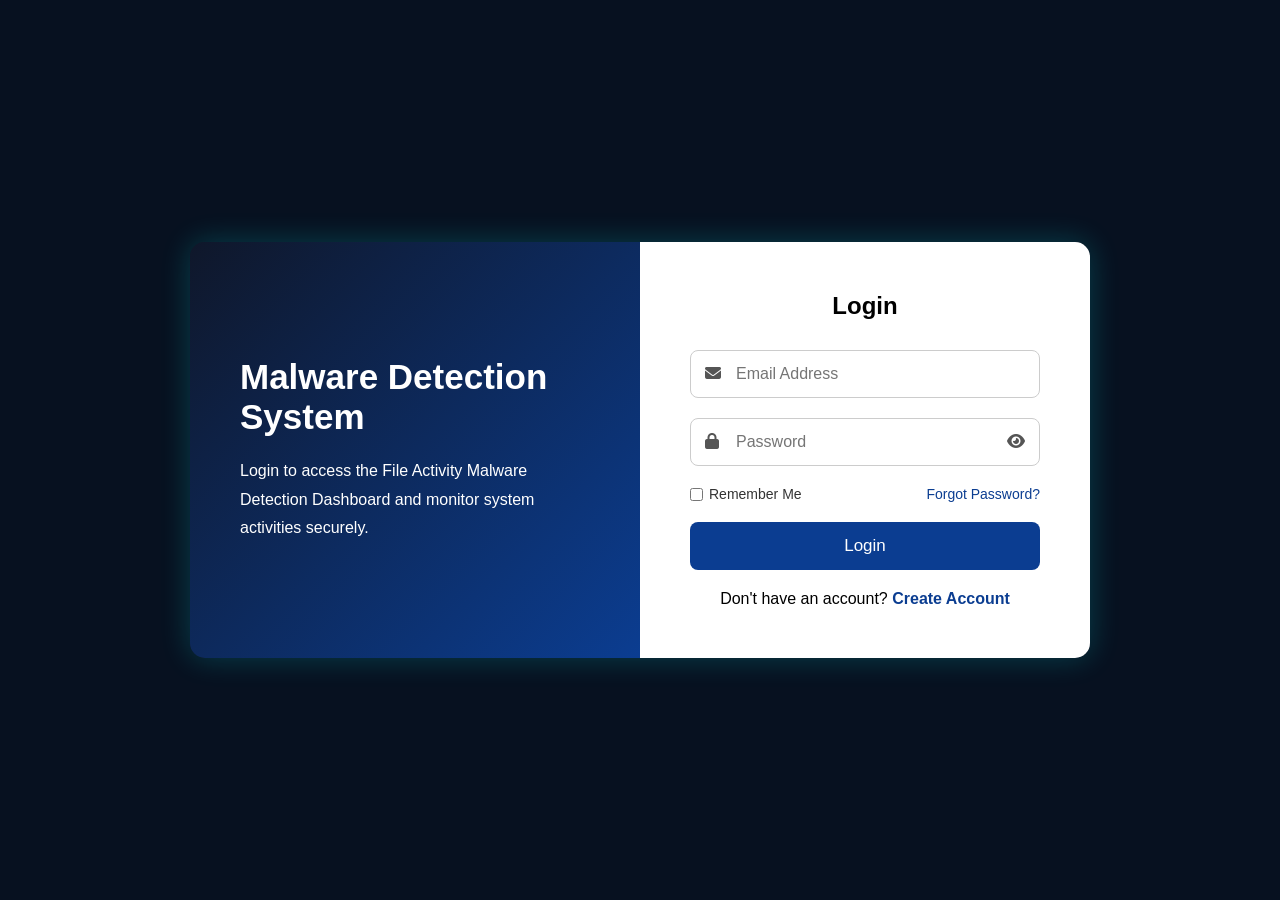
<file: settings.html>
<!DOCTYPE html>
<html lang="en">
<head>
<meta charset="UTF-8">
<meta name="viewport" content="width=device-width, initial-scale=1.0">
<title>Settings | Malware Detection System</title>
<link rel="stylesheet" href="dashboard.css">
<link rel="stylesheet" href="https://cdnjs.cloudflare.com/ajax/libs/font-awesome/6.5.2/css/all.min.css">
<style>
.settings-card{max-width:850px;background:#111827;border-radius:16px;padding:28px;box-shadow:0 0 20px rgba(0,212,255,.12)}
.settings-row{display:flex;justify-content:space-between;align-items:center;padding:18px 0;border-bottom:1px solid #263244;gap:20px}
.settings-row:last-child{border-bottom:0}
.badge{padding:8px 14px;border-radius:999px;background:#14532d;color:#22c55e;font-weight:700}
.small{color:#aab4c5;line-height:1.6}
</style>
</head>
<body>
<div class="container">
<aside class="sidebar">
<h2>🛡 Malware Detection</h2>
<ul>
<li onclick="location.href='dashboard.html'"><i class="fa-solid fa-chart-line"></i>Dashboard</li>
<li onclick="location.href='scan.html'"><i class="fa-solid fa-magnifying-glass"></i>Start Scan</li>
<li onclick="location.href='activity.html'"><i class="fa-solid fa-folder-open"></i>File Activity</li>
<li onclick="location.href='detection.html'"><i class="fa-solid fa-shield-virus"></i>Detection Results</li>
<li onclick="location.href='report.html'"><i class="fa-solid fa-file-lines"></i>Reports</li>
<li class="active"><i class="fa-solid fa-gear"></i>Settings</li>
<li id="logoutBtn"><i class="fa-solid fa-right-from-bracket"></i>Logout</li>
</ul>
</aside>
<main class="main-content">
<h1>System Settings</h1>
<p class="small" style="margin:12px 0 28px">Application status and navigation settings for the Malware Detection System.</p>
<div class="settings-card">
<div class="settings-row"><div><strong>Backend API</strong><div class="small">Flask service at http://127.0.0.1:5000</div></div><span id="apiStatus" class="badge">Checking...</span></div>
<div class="settings-row"><div><strong>Dashboard Refresh</strong><div class="small">Live dashboard data refreshes automatically.</div></div><span class="badge">Enabled</span></div>
<div class="settings-row"><div><strong>File Activity Monitor</strong><div class="small">Real-time monitoring is controlled from the File Activity page.</div></div><button onclick="location.href='activity.html'" style="padding:10px 16px;border:0;border-radius:8px;cursor:pointer">Open Monitor</button></div>
</div>
</main></div>
<script>
if(localStorage.getItem('loggedIn')!=='true'){location.href='login.html';}
document.getElementById('logoutBtn').addEventListener('click',()=>{localStorage.removeItem('loggedIn');localStorage.removeItem('user');localStorage.removeItem('currentUser');location.href='login.html';});
fetch('http://127.0.0.1:5000/dashboard/stats?_='+Date.now(),{cache:'no-store'}).then(r=>{document.getElementById('apiStatus').textContent=r.ok?'Connected':'Unavailable';}).catch(()=>{document.getElementById('apiStatus').textContent='Unavailable';});
</script>
</body>
</html>
</file>
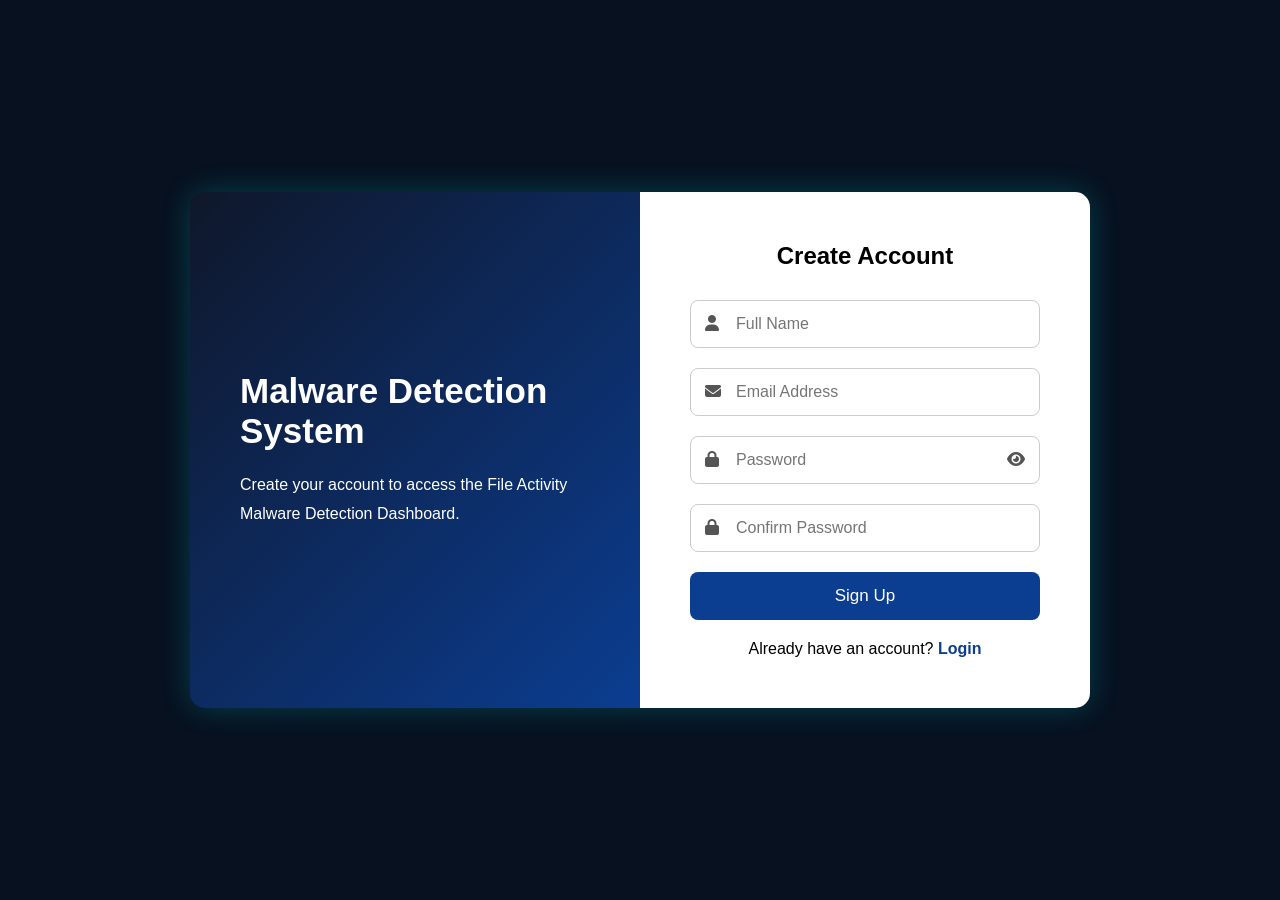
<file: signup.html>
<!DOCTYPE html>
<html lang="en">
<head>
    <meta charset="UTF-8">
    <meta name="viewport" content="width=device-width, initial-scale=1.0">
    <title>Create Account</title>
    <link rel="stylesheet" href="signup.css">

    <link rel="stylesheet" href="signup.css">

    <link rel="stylesheet"
    href="https://cdnjs.cloudflare.com/ajax/libs/font-awesome/6.5.2/css/all.min.css">
</head>
<body>

<div class="container">

    <div class="left-section">
        <h1>Malware Detection System</h1>
        <p>
            Create your account to access the File Activity Malware Detection Dashboard.
        </p>
    </div>

    <div class="right-section">

        <form id="signupForm">

            <h2>Create Account</h2>

            <div id="alertBox"></div>

            <div class="input-box">
                <i class="fa-solid fa-user"></i>
                <input
                    type="text"
                    id="fullname"
                    placeholder="Full Name"
                    required>
            </div>

            <div class="input-box">
                <i class="fa-solid fa-envelope"></i>
                <input
                    type="email"
                    id="email"
                    placeholder="Email Address"
                    required>
            </div>

            <div class="input-box">
                <i class="fa-solid fa-lock"></i>
                <input
                    type="password"
                    id="password"
                    placeholder="Password"
                    required>

                <i class="fa-solid fa-eye togglePassword"
                    id="togglePassword"></i>
            </div>

            <div class="input-box">
                <i class="fa-solid fa-lock"></i>
                <input
                    type="password"
                    id="confirmPassword"
                    placeholder="Confirm Password"
                    required>
            </div>


            <button type="submit">
                Sign Up
                <a href="/dashboard.html"></a>
            </button>

            <p class="login-link">
                Already have an account?
                <a href="login.html">Login</a>
            </p>

        </form>

    </div>

</div>

<script src="signup.js"></script>

</body>
</html>
</file>
<file: activity.css>
/* ==========================================
        activity.css (Part 1)
========================================== */

*{
    margin:0;
    padding:0;
    box-sizing:border-box;
    font-family:Arial, Helvetica, sans-serif;
}

body{

    background:#071120;
    color:#fff;
    overflow-x:hidden;

}

/* Scrollbar */

::-webkit-scrollbar{

    width:10px;

}

::-webkit-scrollbar-track{

    background:#071120;

}

::-webkit-scrollbar-thumb{

    background:#0b3d91;
    border-radius:20px;

}

::-webkit-scrollbar-thumb:hover{

    background:#00d4ff;

}

/* ==========================
        Layout
========================== */

.container{

    display:flex;
    min-height:100vh;

}

/* ==========================
        Sidebar
========================== */

.sidebar{

    width:270px;
    background:#111827;
    padding:25px;
    box-shadow:5px 0 20px rgba(0,212,255,.15);

}

.sidebar h2{

    color:#00d4ff;
    text-align:center;
    margin-bottom:40px;

}

.sidebar ul{

    list-style:none;

}

.sidebar ul li{

    display:flex;
    align-items:center;
    padding:15px;
    margin-bottom:12px;
    border-radius:10px;
    cursor:pointer;
    transition:.3s;

}

.sidebar ul li i{

    width:30px;
    color:#00d4ff;

}

.sidebar ul li:hover{

    background:#0b3d91;
    transform:translateX(8px);

}

.sidebar ul li.active{

    background:#0b3d91;
    box-shadow:0 0 15px rgba(0,212,255,.4);

}

/* ==========================
        Main Content
========================== */

.main-content{

    flex:1;
    padding:35px;
    animation:fadeIn .5s ease;

}

@keyframes fadeIn{

    from{

        opacity:0;
        transform:translateY(20px);

    }

    to{

        opacity:1;
        transform:translateY(0);

    }

}

/* ==========================
        Top Bar
========================== */

.top-bar{

    display:flex;
    justify-content:space-between;
    align-items:center;
    margin-bottom:35px;

}

.top-bar h1{

    color:#00d4ff;
    font-size:34px;

}

.top-bar p{

    color:#d1d5db;
    margin-top:8px;

}

.time-section{

    text-align:right;

}

#clock{

    color:#22c55e;
    font-size:24px;

}

#todayDate{

    color:#94a3b8;
    margin-top:5px;

}

/* ==========================
        Monitor Box
========================== */

.monitor-box{

    display:flex;
    align-items:center;
    gap:20px;
    background:#111827;
    padding:25px;
    border-radius:15px;
    margin-bottom:30px;
    box-shadow:0 0 20px rgba(0,212,255,.12);

}

.monitor-icon{

    width:70px;
    height:70px;
    border-radius:50%;
    background:#0b3d91;
    display:flex;
    justify-content:center;
    align-items:center;
    font-size:30px;
    color:#00d4ff;

}

#monitorStatus{

    color:#22c55e;
    font-weight:bold;
    margin-top:10px;

}

.monitor-box small{

    color:#94a3b8;

}

/* ==========================
        Cards
========================== */

.cards{

    display:grid;
    grid-template-columns:repeat(auto-fit,minmax(220px,1fr));
    gap:20px;
    margin-bottom:35px;

}

.card{

    background:#111827;
    padding:25px;
    border-radius:15px;
    text-align:center;
    transition:.3s;
    box-shadow:0 0 15px rgba(0,212,255,.12);

}

.card:hover{

    transform:translateY(-6px);

}

.card i{

    font-size:40px;
    color:#00d4ff;
    margin-bottom:15px;

}

.card h2{

    font-size:32px;
    margin-bottom:10px;

}

.card p{

    color:#cbd5e1;

}

.card.danger i{

    color:#ef4444;

}

/* ==========================
        Search & Filter
========================== */

.search-filter{

    display:flex;
    gap:20px;
    margin-bottom:30px;

}

.search-filter input{

    flex:1;
    padding:14px;
    border:none;
    outline:none;
    border-radius:10px;
    background:#111827;
    color:white;
    font-size:15px;

}

.search-filter input::placeholder{

    color:#94a3b8;

}

.search-filter select{

    width:220px;
    padding:14px;
    border:none;
    outline:none;
    border-radius:10px;
    background:#111827;
    color:white;
    font-size:15px;

}

/* ==========================
        Alert Banner
========================== */

#alertBanner{

    padding:18px;
    text-align:center;
    border-radius:10px;
    margin-bottom:30px;
    font-weight:bold;
    font-size:16px;

}

.safe-banner{

    background:#14532d;
    color:#22c55e;

}

.warning-banner{

    background:#78350f;
    color:#facc15;

}

.danger-banner{

    background:#450a0a;
    color:#ef4444;

}
/* ==========================================
        activity.css (Part 2)
========================================== */

/* ==========================
        Activity Table
========================== */

.activity-table{

    background:#111827;
    padding:25px;
    border-radius:15px;
    margin-bottom:35px;
    box-shadow:0 0 20px rgba(0,212,255,.12);

}

.activity-table h2{

    color:#00d4ff;
    margin-bottom:20px;

}

.activity-table table{

    width:100%;
    border-collapse:collapse;

}

.activity-table th{

    background:#0b3d91;
    padding:15px;
    text-align:left;
    color:white;

}

.activity-table td{

    padding:15px;
    border-bottom:1px solid #2d3748;

}

.activity-table tbody tr{

    transition:.3s;
    cursor:pointer;

}

.activity-table tbody tr:hover{

    background:#1e293b;

}

/* Status Colors */

.safe{

    color:#22c55e;
    font-weight:bold;

}

.warning{

    color:#facc15;
    font-weight:bold;

}

.danger{

    color:#ef4444;
    font-weight:bold;

}

/* ==========================
        Live Log
========================== */

.live-log{

    background:#111827;
    padding:25px;
    border-radius:15px;
    margin-bottom:35px;
    box-shadow:0 0 20px rgba(0,212,255,.12);

}

.live-log h2{

    color:#00d4ff;
    margin-bottom:20px;

}

#logBox{

    background:#0f172a;
    border:1px solid #1e293b;
    border-radius:10px;
    height:220px;
    overflow-y:auto;
    padding:15px;
    font-family:monospace;

}

#logBox p{

    color:#22c55e;
    margin-bottom:10px;
    font-size:14px;

}

/* ==========================
      Threat Summary
========================== */

.summary-grid{

    display:grid;
    grid-template-columns:repeat(auto-fit,minmax(220px,1fr));
    gap:20px;
    margin-bottom:35px;

}

.summary-card{

    background:#111827;
    padding:25px;
    text-align:center;
    border-radius:15px;
    box-shadow:0 0 20px rgba(0,212,255,.12);
    transition:.3s;

}

.summary-card:hover{

    transform:translateY(-6px);

}

.summary-card h3{

    margin-bottom:12px;
    color:#cbd5e1;

}

.summary-card h2{

    color:#00d4ff;
    font-size:32px;

}

.summary-card.warning h2{

    color:#facc15;

}

.summary-card.danger h2{

    color:#ef4444;

}

/* ==========================
      File Details
========================== */

.file-details{

    background:#111827;
    padding:25px;
    border-radius:15px;
    margin-bottom:35px;
    box-shadow:0 0 20px rgba(0,212,255,.12);

}

.file-details h2{

    color:#00d4ff;
    margin-bottom:20px;

}

.file-details table{

    width:100%;
    border-collapse:collapse;

}

.file-details td{

    padding:15px;
    border-bottom:1px solid #2d3748;

}

.file-details td:first-child{

    width:220px;
    color:#00d4ff;
    font-weight:bold;

}

/* ==========================
      ML Features
========================== */

.ml-features{

    background:#111827;
    padding:25px;
    border-radius:15px;
    margin-bottom:35px;
    box-shadow:0 0 20px rgba(0,212,255,.12);

}

.ml-features h2{

    color:#00d4ff;
    margin-bottom:20px;

}

.feature-grid{

    display:grid;
    grid-template-columns:repeat(auto-fit,minmax(180px,1fr));
    gap:20px;

}

.feature{

    background:#1e293b;
    padding:18px;
    text-align:center;
    border-radius:10px;
    border-left:5px solid #00d4ff;
    transition:.3s;

}

.feature:hover{

    transform:translateY(-5px);
    box-shadow:0 0 15px rgba(0,212,255,.25);

}

/* ==========================
      Action Buttons
========================== */

.button-group{

    display:flex;
    flex-wrap:wrap;
    gap:15px;
    margin-bottom:35px;

}

.button-group button{

    flex:1;
    min-width:180px;
    padding:15px;
    border:none;
    border-radius:10px;
    background:#0b3d91;
    color:white;
    font-size:16px;
    cursor:pointer;
    transition:.3s;

}

.button-group button:hover{

    background:#1457c2;
    transform:translateY(-3px);

}

.button-group .stop{

    background:#dc2626;

}

.button-group .stop:hover{

    background:#b91c1c;

}

/* ==========================
      Footer
========================== */

.footer{

    text-align:center;
    padding:30px;
    color:#94a3b8;
    border-top:1px solid #1e293b;

}

.footer p{

    margin-bottom:8px;

}

/* ==========================
      Responsive Design
========================== */

@media(max-width:1000px){

    .container{

        flex-direction:column;

    }

    .sidebar{

        width:100%;

    }

    .top-bar{

        flex-direction:column;
        align-items:flex-start;
        gap:15px;

    }

    .search-filter{

        flex-direction:column;

    }

    .search-filter select{

        width:100%;

    }

    .summary-grid{

        grid-template-columns:1fr;

    }

    .feature-grid{

        grid-template-columns:1fr;

    }

}

@media(max-width:700px){

    .main-content{

        padding:20px;

    }

    .activity-table{

        overflow-x:auto;

    }

    .file-details{

        overflow-x:auto;

    }

    .button-group{

        flex-direction:column;

    }

    .button-group button{

        width:100%;

    }

}
</file>
<file: dashboard.css>
/* ==========================================
   Malware Detection Dashboard CSS
   Part 1
========================================== */

*{
    margin:0;
    padding:0;
    box-sizing:border-box;
    font-family:Arial, Helvetica, sans-serif;
}

html{
    scroll-behavior:smooth;
}

body{
    background:#071120;
    color:#fff;
    overflow-x:hidden;
}

/* Scrollbar */

::-webkit-scrollbar{
    width:10px;
}

::-webkit-scrollbar-track{
    background:#071120;
}

::-webkit-scrollbar-thumb{
    background:#0b3d91;
    border-radius:20px;
}

::-webkit-scrollbar-thumb:hover{
    background:#00d4ff;
}

/* Layout */

.container{
    display:flex;
    min-height:100vh;
}

/* =====================
      SIDEBAR
====================== */

.sidebar{
    width:270px;
    background:#111827;
    padding:25px;
    box-shadow:5px 0 20px rgba(0,212,255,.15);
}

.sidebar h2{
    color:#00d4ff;
    text-align:center;
    margin-bottom:40px;
    font-size:25px;
}

.sidebar ul{
    list-style:none;
}

.sidebar ul li{

    display:flex;
    align-items:center;
    padding:15px;
    margin-bottom:12px;
    border-radius:10px;
    cursor:pointer;
    transition:.3s;

}

.sidebar ul li i{

    width:30px;
    color:#00d4ff;
    font-size:18px;

}

.sidebar ul li:hover{

    background:#0b3d91;
    transform:translateX(8px);

}

.sidebar ul li.active{

    background:#0b3d91;
    box-shadow:0 0 15px rgba(0,212,255,.4);

}

/* =====================
      MAIN CONTENT
====================== */

.main-content{

    flex:1;
    padding:35px;
    animation:fadeIn .6s ease;

}

@keyframes fadeIn{

    from{
        opacity:0;
        transform:translateY(20px);
    }

    to{
        opacity:1;
        transform:translateY(0);
    }

}

/* Header */

header{

    display:flex;
    justify-content:space-between;
    align-items:center;
    margin-bottom:35px;

}

header h1{

    font-size:35px;
    color:#00d4ff;

}

header p{

    margin-top:10px;
    color:#d1d5db;

}

#clock{

    font-size:18px;
    font-weight:bold;
    color:#00ff99;

}

/* =====================
        CARDS
====================== */

.cards{

    display:grid;
    grid-template-columns:repeat(auto-fit,minmax(220px,1fr));
    gap:25px;

}

.card{

    background:#111827;
    padding:30px;
    border-radius:15px;
    text-align:center;
    transition:.4s;
    border-left:5px solid #00d4ff;
    box-shadow:0 0 15px rgba(0,212,255,.15);

}

.card:hover{

    transform:translateY(-8px);
    box-shadow:0 0 30px rgba(0,212,255,.35);

}

.card i{

    font-size:45px;
    margin-bottom:15px;
    color:#00d4ff;

}

.card h2{

    font-size:34px;
    margin-bottom:12px;

}

.card p{

    color:#d1d5db;

}

.danger{

    border-left:5px solid #ff4d4d;

}

.danger i{

    color:#ff4d4d;

}

.warning{

    border-left:5px solid #ffc107;

}

.warning i{

    color:#ffc107;

}

.success{

    border-left:5px solid #00ff99;

}

.success i{

    color:#00ff99;

}

/* Counter Animation */

.card h2{

    transition:.3s;

}

.card:hover h2{

    transform:scale(1.1);

}

/* =====================
      ACTIVITY SECTION
====================== */

.activity{

    margin-top:40px;
    background:#111827;
    border-radius:15px;
    padding:25px;
    box-shadow:0 0 15px rgba(0,212,255,.12);

}

.activity h2{

    color:#00d4ff;
    margin-bottom:20px;

}

table{

    width:100%;
    border-collapse:collapse;

}

table th{

    background:#0b3d91;
    padding:15px;
    text-align:left;

}

table td{

    padding:15px;
    border-bottom:1px solid #2d3748;

}

table tr{

    transition:.3s;

}

table tr:hover{

    background:#1e293b;

}

/* ==========================================
   Malware Detection Dashboard CSS
   Part 2
========================================== */

/* Status Badges */

.safe{
    display:inline-block;
    padding:6px 14px;
    border-radius:20px;
    background:#14532d;
    color:#22c55e;
    font-weight:bold;
    text-align:center;
}

.danger-text{
    display:inline-block;
    padding:6px 14px;
    border-radius:20px;
    background:#450a0a;
    color:#ef4444;
    font-weight:bold;
    text-align:center;
}

.warning-text{
    display:inline-block;
    padding:6px 14px;
    border-radius:20px;
    background:#78350f;
    color:#facc15;
    font-weight:bold;
}

/* Buttons */

.btn{
    padding:12px 25px;
    border:none;
    border-radius:8px;
    cursor:pointer;
    font-size:15px;
    transition:.3s;
}

.btn-primary{
    background:#0b3d91;
    color:#fff;
}

.btn-primary:hover{
    background:#1457c2;
}

.btn-danger{
    background:#dc2626;
    color:#fff;
}

.btn-danger:hover{
    background:#b91c1c;
}

/* Progress Bar */

.progress-box{
    margin-top:25px;
}

.progress-box h4{
    margin-bottom:10px;
}

.progress{
    width:100%;
    height:12px;
    background:#1e293b;
    border-radius:50px;
    overflow:hidden;
}

.progress-bar{
    height:100%;
    width:75%;
    background:linear-gradient(to right,#00d4ff,#22c55e);
    border-radius:50px;
}

/* Threat Level */

.threat-level{
    margin-top:35px;
    background:#111827;
    padding:20px;
    border-radius:12px;
    box-shadow:0 0 15px rgba(0,212,255,.15);
}

.threat-level h3{
    margin-bottom:15px;
    color:#00d4ff;
}

.level{
    padding:10px;
    text-align:center;
    border-radius:8px;
    font-weight:bold;
}

.level.low{
    background:#14532d;
    color:#22c55e;
}

.level.medium{
    background:#78350f;
    color:#facc15;
}

.level.high{
    background:#450a0a;
    color:#ef4444;
}

/* Notifications */

.notification{
    margin-top:25px;
    background:#1e293b;
    border-left:5px solid #00d4ff;
    padding:15px;
    border-radius:8px;
}

.notification h4{
    margin-bottom:8px;
}

.notification p{
    color:#cbd5e1;
    font-size:14px;
}

/* Scan Button */

.scan-btn{
    margin-top:30px;
    width:100%;
    padding:15px;
    border:none;
    border-radius:10px;
    background:#0b3d91;
    color:white;
    font-size:17px;
    cursor:pointer;
    transition:.3s;
}

.scan-btn:hover{
    background:#1457c2;
    transform:translateY(-3px);
}

/* Loading Spinner */

.loader{
    width:45px;
    height:45px;
    border:5px solid rgba(255,255,255,.2);
    border-top:5px solid #00d4ff;
    border-radius:50%;
    animation:spin 1s linear infinite;
    margin:20px auto;
    display:none;
}

@keyframes spin{
    from{
        transform:rotate(0deg);
    }
    to{
        transform:rotate(360deg);
    }
}

/* Footer */

.footer{
    margin-top:40px;
    text-align:center;
    color:#94a3b8;
    font-size:14px;
}

/* Alert Box */

.alert{
    margin-top:20px;
    padding:15px;
    border-radius:8px;
    display:none;
    text-align:center;
    font-weight:bold;
}

.alert.success{
    background:#14532d;
    color:#22c55e;
}

.alert.error{
    background:#450a0a;
    color:#ef4444;
}

.alert.warning{
    background:#78350f;
    color:#facc15;
}

/* Chart Placeholder */

.chart-container{
    margin-top:35px;
    background:#111827;
    padding:20px;
    border-radius:12px;
    box-shadow:0 0 15px rgba(0,212,255,.12);
}

.chart-container h2{
    margin-bottom:20px;
    color:#00d4ff;
}

.chart-placeholder{
    height:250px;
    border:2px dashed #0b3d91;
    display:flex;
    justify-content:center;
    align-items:center;
    color:#94a3b8;
    border-radius:10px;
}

/* Card Pulse */

@keyframes pulse{

    0%{
        box-shadow:0 0 10px rgba(0,212,255,.2);
    }

    50%{
        box-shadow:0 0 25px rgba(0,212,255,.6);
    }

    100%{
        box-shadow:0 0 10px rgba(0,212,255,.2);
    }

}

.card:hover{
    animation:pulse 1s infinite;
}

/* Responsive */

@media(max-width:1000px){

    .container{
        flex-direction:column;
    }

    .sidebar{
        width:100%;
    }

    header{
        flex-direction:column;
        align-items:flex-start;
        gap:15px;
    }

    .cards{
        grid-template-columns:1fr;
    }

    table{
        font-size:14px;
    }

}

@media(max-width:600px){

    .main-content{
        padding:20px;
    }

    .sidebar h2{
        font-size:20px;
    }

    .card{
        padding:20px;
    }

    .card h2{
        font-size:28px;
    }

    .activity{
        overflow-x:auto;
    }

}
/* ==========================================
   SIDEBAR LINKS
========================================== */

.sidebar ul li a {

    display: flex;

    align-items: center;

    width: 100%;

    height: 100%;

    padding: 14px 16px;

    box-sizing: border-box;

    color: inherit;

    text-decoration: none;

    cursor: pointer;

}


/* Keep icons aligned */

.sidebar ul li a i {

    width: 28px;

    margin-right: 10px;

}


/* Hover */

.sidebar ul li a:hover {

    color: #00d4ff;

}


/* Make the whole sidebar item clickable */

.sidebar ul li {

    cursor: pointer;

}

/* =====================
   LIVE DASHBOARD CHART
====================== */
.live-chart{display:flex;flex-direction:column;gap:18px;padding:15px 5px;}
.chart-bar{display:grid;grid-template-columns:80px 1fr 45px;align-items:center;gap:12px;color:#d1d5db;}
.bar-track{height:14px;background:#1e293b;border-radius:20px;overflow:hidden;}
.bar-fill{height:100%;width:0%;border-radius:20px;transition:width .5s ease;}
.safe-fill{background:#22c55e;}
.warning-fill{background:#facc15;}
.danger-fill{background:#ef4444;}
</file>
<file: detection.css>
/* ==========================================
        detection.css (Part 1)
========================================== */

*{
    margin:0;
    padding:0;
    box-sizing:border-box;
    font-family:Arial, Helvetica, sans-serif;
}

body{

    background:#071120;
    color:#fff;
    overflow-x:hidden;

}

/* ==========================
        Scrollbar
========================== */

::-webkit-scrollbar{

    width:10px;

}

::-webkit-scrollbar-track{

    background:#071120;

}

::-webkit-scrollbar-thumb{

    background:#0b3d91;
    border-radius:20px;

}

::-webkit-scrollbar-thumb:hover{

    background:#00d4ff;

}

/* ==========================
        Layout
========================== */

.container{

    display:flex;
    min-height:100vh;

}

/* ==========================
        Sidebar
========================== */

.sidebar{

    width:270px;
    background:#111827;
    padding:25px;
    box-shadow:5px 0 20px rgba(0,212,255,.15);

}

.sidebar h2{

    color:#00d4ff;
    text-align:center;
    margin-bottom:40px;

}

.sidebar ul{

    list-style:none;

}

.sidebar ul li{

    display:flex;
    align-items:center;
    padding:15px;
    margin-bottom:12px;
    border-radius:10px;
    cursor:pointer;
    transition:.3s;

}

.sidebar ul li i{

    width:30px;
    color:#00d4ff;

}

.sidebar ul li:hover{

    background:#0b3d91;
    transform:translateX(8px);

}

.sidebar ul li.active{

    background:#0b3d91;
    box-shadow:0 0 15px rgba(0,212,255,.4);

}

/* ==========================
        Main Content
========================== */

.main-content{

    flex:1;
    padding:35px;
    animation:fadeIn .5s ease;

}

@keyframes fadeIn{

    from{

        opacity:0;
        transform:translateY(20px);

    }

    to{

        opacity:1;
        transform:translateY(0);

    }

}

/* ==========================
        Top Bar
========================== */

.top-bar{

    display:flex;
    justify-content:space-between;
    align-items:center;
    margin-bottom:30px;

}

.top-bar h1{

    color:#00d4ff;
    font-size:34px;

}

.top-bar p{

    color:#cbd5e1;
    margin-top:8px;

}

.time-section{

    text-align:right;

}

#clock{

    color:#22c55e;
    font-size:24px;

}

#todayDate{

    color:#94a3b8;
    margin-top:5px;

}

/* ==========================
        Alert Banner
========================== */

#alertBanner{

    padding:18px;
    margin-bottom:30px;
    border-radius:10px;
    text-align:center;
    font-size:16px;
    font-weight:bold;

}

.safe-banner{

    background:#14532d;
    color:#22c55e;

}

.warning-banner{

    background:#78350f;
    color:#facc15;

}

.danger-banner{

    background:#450a0a;
    color:#ef4444;

}

/* ==========================
        Summary Cards
========================== */

.cards{

    display:grid;
    grid-template-columns:repeat(auto-fit,minmax(220px,1fr));
    gap:20px;
    margin-bottom:35px;

}

.card{

    background:#111827;
    padding:25px;
    border-radius:15px;
    text-align:center;
    transition:.3s;
    box-shadow:0 0 20px rgba(0,212,255,.12);

}

.card:hover{

    transform:translateY(-6px);

}

.card i{

    font-size:40px;
    color:#00d4ff;
    margin-bottom:15px;

}

.card h2{

    font-size:32px;
    margin-bottom:10px;

}

.card p{

    color:#cbd5e1;

}

.card.danger i{

    color:#ef4444;

}

.card.warning i{

    color:#facc15;

}

/* ==========================
        Search & Filter
========================== */

.search-filter{

    display:flex;
    gap:20px;
    margin-bottom:35px;
    flex-wrap:wrap;

}

.search-filter input{

    flex:1;
    min-width:250px;
    padding:14px;
    border:none;
    outline:none;
    border-radius:10px;
    background:#111827;
    color:#fff;
    font-size:15px;

}

.search-filter input::placeholder{

    color:#94a3b8;

}

.search-filter select{

    width:220px;
    padding:14px;
    border:none;
    outline:none;
    border-radius:10px;
    background:#111827;
    color:#fff;
    font-size:15px;
    cursor:pointer;

}

.search-filter select:hover{

    background:#1e293b;

}
/* ==========================================
        detection.css (Part 2)
========================================== */


/* ==========================
        Detection Results Table
========================== */

.results-table{

    background:#111827;
    padding:25px;
    border-radius:15px;
    margin-bottom:35px;
    box-shadow:0 0 20px rgba(0,212,255,.12);

}


.results-table h2{

    color:#00d4ff;
    margin-bottom:20px;

}


.results-table table{

    width:100%;
    border-collapse:collapse;

}


.results-table th{

    background:#0b3d91;
    padding:15px;
    text-align:left;
    color:white;

}


.results-table td{

    padding:15px;
    border-bottom:1px solid #2d3748;

}


.results-table tbody tr{

    cursor:pointer;
    transition:.3s;

}


.results-table tbody tr:hover{

    background:#1e293b;

}


/* Prediction Colors */


.benign{

    color:#22c55e;
    font-weight:bold;

}


.malware{

    color:#ef4444;
    font-weight:bold;

}


/* Risk Levels */


.low{

    color:#22c55e;
    font-weight:bold;

}


.medium{

    color:#facc15;
    font-weight:bold;

}


.high{

    color:#f97316;
    font-weight:bold;

}


.critical{

    color:#ef4444;
    font-weight:bold;

}


/* ==========================
        Details Panel
========================== */


.details-panel{

    background:#111827;
    padding:25px;
    border-radius:15px;
    margin-bottom:35px;
    box-shadow:0 0 20px rgba(0,212,255,.12);

}


.details-panel h2{

    color:#00d4ff;
    margin-bottom:20px;

}


.details-panel table{

    width:100%;
    border-collapse:collapse;

}


.details-panel td{

    padding:15px;
    border-bottom:1px solid #2d3748;

}


.details-panel td:first-child{

    width:230px;
    color:#00d4ff;
    font-weight:bold;

}


.details-panel td:last-child{

    color:#e2e8f0;

}



/* ==========================
        Threat Analysis
========================== */


.analysis-panel{

    background:#111827;
    padding:25px;
    border-radius:15px;
    margin-bottom:35px;
    box-shadow:0 0 20px rgba(0,212,255,.12);

}


.analysis-panel h2{

    color:#00d4ff;
    margin-bottom:20px;

}



.analysis-grid{

    display:grid;
    grid-template-columns:repeat(auto-fit,minmax(220px,1fr));
    gap:20px;

}



.analysis-card{

    background:#1e293b;
    padding:25px;
    text-align:center;
    border-radius:12px;
    transition:.3s;

}



.analysis-card:hover{

    transform:translateY(-6px);
    box-shadow:0 0 15px rgba(0,212,255,.25);

}



.analysis-card i{

    font-size:35px;
    color:#00d4ff;
    margin-bottom:15px;

}



.analysis-card h3{

    margin-bottom:10px;

}



.analysis-card p{

    color:#cbd5e1;

}



/* ==========================
        Action Buttons
========================== */


.button-group{

    display:flex;
    gap:15px;
    flex-wrap:wrap;
    margin-bottom:35px;

}



.button-group button{

    flex:1;
    min-width:180px;
    padding:15px;
    border:none;
    border-radius:10px;
    background:#0b3d91;
    color:white;
    font-size:16px;
    cursor:pointer;
    transition:.3s;

}



.button-group button:hover{

    background:#1457c2;
    transform:translateY(-3px);

}



#quarantineBtn{

    background:#f97316;

}



#quarantineBtn:hover{

    background:#ea580c;

}



#deleteBtn{

    background:#dc2626;

}



#deleteBtn:hover{

    background:#b91c1c;

}



#ignoreBtn{

    background:#16a34a;

}



#ignoreBtn:hover{

    background:#15803d;

}



#rescanBtn{

    background:#2563eb;

}



#rescanBtn:hover{

    background:#1d4ed8;

}
/* ==========================================
        detection.css (Part 3)
========================================== */


/* ==========================
        Detection History
========================== */

.history-panel{

    background:#111827;
    padding:25px;
    border-radius:15px;
    margin-bottom:35px;
    box-shadow:0 0 20px rgba(0,212,255,.12);

}


.history-panel h2{

    color:#00d4ff;
    margin-bottom:25px;

}


/* Timeline */

.timeline{

    position:relative;
    padding-left:30px;

}


.timeline::before{

    content:"";
    position:absolute;
    left:10px;
    top:0;
    height:100%;
    width:3px;
    background:#0b3d91;

}



.timeline-item{

    display:flex;
    gap:20px;
    margin-bottom:25px;
    position:relative;

}



.timeline-icon{

    width:35px;
    height:35px;
    border-radius:50%;
    display:flex;
    justify-content:center;
    align-items:center;
    z-index:1;

}


.timeline-icon.safe{

    background:#166534;
    color:#22c55e;

}


.timeline-icon.danger{

    background:#7f1d1d;
    color:#ef4444;

}



.timeline-content{

    background:#1e293b;
    padding:18px;
    border-radius:10px;
    flex:1;

}



.timeline-content h3{

    margin-bottom:8px;

}



.timeline-content p{

    color:#cbd5e1;

}



.timeline-content small{

    color:#94a3b8;

}



/* ==========================
        Machine Learning Info
========================== */


.ml-info{

    background:#111827;
    padding:25px;
    border-radius:15px;
    margin-bottom:35px;
    box-shadow:0 0 20px rgba(0,212,255,.12);

}



.ml-info h2{

    color:#00d4ff;
    margin-bottom:25px;

}



.ml-grid{

    display:grid;
    grid-template-columns:repeat(auto-fit,minmax(220px,1fr));
    gap:20px;

}



.ml-card{

    background:#1e293b;
    padding:25px;
    text-align:center;
    border-radius:12px;
    transition:.3s;

}



.ml-card:hover{

    transform:translateY(-5px);

}



.ml-card i{

    color:#00d4ff;
    font-size:35px;
    margin-bottom:15px;

}



.ml-card h3{

    margin-bottom:10px;

}



.ml-card p{

    color:#cbd5e1;
    line-height:1.6;

}



/* ==========================
        Export Section
========================== */


.export-section{

    background:#111827;
    padding:25px;
    border-radius:15px;
    margin-bottom:35px;

}



.export-section h2{

    color:#00d4ff;
    margin-bottom:20px;

}



/* ==========================
        Footer
========================== */


.footer{

    text-align:center;
    padding:30px;
    border-top:1px solid #1e293b;
    color:#94a3b8;

}


.footer p{

    margin-bottom:8px;

}


.footer strong{

    color:#00d4ff;

}



/* ==========================
        Animations
========================== */


@keyframes pulse{

    0%{

        box-shadow:0 0 0 rgba(0,212,255,0);

    }


    50%{

        box-shadow:0 0 20px rgba(0,212,255,.4);

    }


    100%{

        box-shadow:0 0 0 rgba(0,212,255,0);

    }

}


.card:hover,
.analysis-card:hover,
.ml-card:hover{

    animation:pulse 1s infinite;

}



/* ==========================
        Responsive Design
========================== */


@media(max-width:1000px){


    .container{

        flex-direction:column;

    }


    .sidebar{

        width:100%;

    }


    .top-bar{

        flex-direction:column;
        align-items:flex-start;
        gap:15px;

    }


    .time-section{

        text-align:left;

    }


    .search-filter{

        flex-direction:column;

    }


    .search-filter select{

        width:100%;

    }


    .button-group{

        flex-direction:column;

    }


    .button-group button{

        width:100%;

    }


}



@media(max-width:700px){


    .main-content{

        padding:20px;

    }


    .results-table{

        overflow-x:auto;

    }


    .details-panel{

        overflow-x:auto;

    }


    .analysis-grid,
    .ml-grid{

        grid-template-columns:1fr;

    }


    .timeline{

        padding-left:20px;

    }


}
</file>
<file: forgot-password.css>
/* ==========================================
        forgot-password.css
        Malware Detection System
========================================== */


*{

    margin:0;
    padding:0;
    box-sizing:border-box;
    font-family:Arial, Helvetica, sans-serif;

}



body{

    background:#071120;
    display:flex;
    justify-content:center;
    align-items:center;
    min-height:100vh;

}






/* ==========================
        MAIN CONTAINER
========================== */


.container{

    width:900px;
    display:flex;
    background:#111827;
    border-radius:15px;
    overflow:hidden;
    box-shadow:0 0 30px rgba(0,255,255,.2);

}







/* ==========================
        LEFT SECTION
========================== */


.left-section{


    flex:1;
    background:linear-gradient(
        135deg,
        #0f172a,
        #0b3d91
    );

    color:white;
    display:flex;
    flex-direction:column;
    justify-content:center;
    padding:50px;


}



.left-section h1{


    font-size:35px;
    margin-bottom:20px;


}



.left-section p{


    line-height:1.8;
    color:#dbeafe;


}







/* ==========================
        RIGHT SECTION
========================== */


.right-section{


    flex:1;
    background:white;
    padding:50px;


}





form h2{


    text-align:center;
    margin-bottom:25px;
    color:#111827;


}








/* ==========================
        ALERT BOX
========================== */


#alertBox{


    display:none;
    background:#dc2626;
    color:white;
    padding:12px;
    border-radius:8px;
    margin-bottom:20px;
    text-align:center;
    font-size:15px;

}








/* ==========================
        INPUT BOX
========================== */


.input-box{


    position:relative;
    margin-bottom:20px;


}





.input-box input{


    width:100%;
    padding:14px 45px;

    border:1px solid #ccc;

    border-radius:8px;

    outline:none;

    font-size:16px;

    transition:.3s;


}



.input-box input:focus{


    border-color:#0b3d91;


}







/* LEFT ICON */


.input-box i:first-child{


    position:absolute;

    left:15px;

    top:15px;

    color:#555;


}






/* PASSWORD TOGGLE */


.togglePassword{


    position:absolute;

    right:15px;

    top:15px;

    cursor:pointer;

    color:#555;


}







/* ==========================
        PASSWORD INFORMATION
========================== */


.password-info{


    background:#eff6ff;

    padding:15px;

    border-radius:8px;

    margin-bottom:20px;

    font-size:14px;

    color:#334155;


}



.password-info p{


    font-weight:bold;

    margin-bottom:10px;


}



.password-info ul{


    padding-left:20px;


}



.password-info li{


    margin-bottom:5px;


}








/* ==========================
        BUTTON
========================== */


button{


    width:100%;

    padding:14px;

    border:none;

    background:#0b3d91;

    color:white;

    border-radius:8px;

    cursor:pointer;

    font-size:17px;

    transition:.3s;


}



button:hover{


    background:#1457c2;


}








/* ==========================
        LOGIN LINK
========================== */


.login-link{


    margin-top:20px;

    text-align:center;


}



.login-link a{


    color:#0b3d91;

    text-decoration:none;

    font-weight:bold;


}



.login-link a:hover{


    text-decoration:underline;


}







/* ==========================
        RESPONSIVE
========================== */


@media(max-width:768px){



.container{


    flex-direction:column;

    width:95%;


}




.left-section{


    text-align:center;


}



.right-section{


    padding:35px;


}


}
</file>
<file: login.css>
*{
    margin:0;
    padding:0;
    box-sizing:border-box;
    font-family:Arial, Helvetica, sans-serif;
}

body{
    background:#071120;
    display:flex;
    justify-content:center;
    align-items:center;
    min-height:100vh;
}

.container{
    width:900px;
    display:flex;
    background:#111827;
    border-radius:15px;
    overflow:hidden;
    box-shadow:0 0 30px rgba(0,255,255,.2);
}

.left-section{
    flex:1;
    background:linear-gradient(135deg,#0f172a,#0b3d91);
    color:white;
    display:flex;
    flex-direction:column;
    justify-content:center;
    padding:50px;
}

.left-section h1{
    font-size:35px;
    margin-bottom:20px;
}

.left-section p{
    line-height:1.8;
}

.right-section{
    flex:1;
    background:#fff;
    padding:50px;
}

form h2{
    margin-bottom:30px;
    text-align:center;
}

.input-box{
    position:relative;
    margin-bottom:20px;
}

.input-box input{
    width:100%;
    padding:14px 45px;
    border:1px solid #ccc;
    border-radius:8px;
    outline:none;
    font-size:16px;
    transition:.3s;
}

.input-box input:focus{
    border-color:#0b3d91;
}

.input-box i:first-child{
    position:absolute;
    left:15px;
    top:15px;
    color:#555;
}

.togglePassword{
    position:absolute;
    right:15px;
    top:15px;
    cursor:pointer;
    color:#555;
}

/* Login Options */
.options{
    display:flex;
    justify-content:space-between;
    align-items:center;
    margin-bottom:20px;
    font-size:14px;
}

.options label{
    display:flex;
    align-items:center;
    gap:6px;
    color:#333;
}

.options input[type="checkbox"]{
    cursor:pointer;
}

.options a{
    text-decoration:none;
    color:#0b3d91;
    font-weight:500;
}

.options a:hover{
    text-decoration:underline;
}

button{
    width:100%;
    padding:14px;
    border:none;
    background:#0b3d91;
    color:white;
    border-radius:8px;
    cursor:pointer;
    font-size:17px;
    transition:.3s;
}

button:hover{
    background:#1457c2;
}

.login-link{
    margin-top:20px;
    text-align:center;
}

.login-link a{
    color:#0b3d91;
    text-decoration:none;
    font-weight:bold;
}

.login-link a:hover{
    text-decoration:underline;
}

@media(max-width:768px){

    .container{
        flex-direction:column;
        width:95%;
    }

    .left-section{
        text-align:center;
    }

    .right-section{
        padding:35px;
    }

    .options{
        flex-direction:column;
        align-items:flex-start;
        gap:10px;
    }

}
#alertBox{

    display:none;
    background:#dc2626;
    color:white;
    padding:12px;
    border-radius:8px;
    margin-bottom:20px;
    text-align:center;
    font-size:15px;
    animation:fadeIn .3s ease;

}

@keyframes fadeIn{

    from{
        opacity:0;
        transform:translateY(-10px);
    }

    to{
        opacity:1;
        transform:translateY(0);
    }

}
</file>
<file: report.css>
/* ==========================================
        report.css (Part 1)
        Malware Detection System
========================================== */


*{

    margin:0;
    padding:0;
    box-sizing:border-box;
    font-family:Arial, Helvetica, sans-serif;

}



body{

    background:#071120;
    color:white;

}



/* ==========================
        MAIN LAYOUT
========================== */


.container{

    display:flex;
    min-height:100vh;

}






/* ==========================
        SIDEBAR
========================== */


.sidebar{

    width:270px;
    background:#111827;
    padding:25px;
    box-shadow:5px 0 20px rgba(0,212,255,.15);

}



.sidebar h2{

    color:#00d4ff;
    text-align:center;
    margin-bottom:40px;

}



.sidebar ul{

    list-style:none;

}



.sidebar ul li{

    display:flex;
    align-items:center;
    gap:12px;
    padding:15px;
    margin-bottom:12px;
    border-radius:10px;
    cursor:pointer;
    transition:.3s;

}



.sidebar ul li i{

    color:#00d4ff;

}



.sidebar ul li:hover{

    background:#0b3d91;
    transform:translateX(8px);

}



.sidebar ul li.active{

    background:#0b3d91;
    box-shadow:0 0 15px rgba(0,212,255,.4);

}







/* ==========================
        MAIN CONTENT
========================== */


.main-content{

    flex:1;
    padding:35px;

}







/* ==========================
        TOP BAR
========================== */


.top-bar{

    display:flex;
    justify-content:space-between;
    align-items:center;
    margin-bottom:35px;

}



.top-bar h1{

    color:#00d4ff;
    font-size:34px;

}



.top-bar p{

    color:#cbd5e1;
    margin-top:8px;

}



.time-section{

    text-align:right;

}



#clock{

    color:#22c55e;
    font-size:24px;

}



#todayDate{

    color:#94a3b8;

}






/* ==========================
        REPORT STATUS
========================== */


.report-status{

    display:flex;
    align-items:center;
    gap:20px;
    background:#111827;
    padding:25px;
    border-radius:15px;
    margin-bottom:35px;
    box-shadow:0 0 20px rgba(0,212,255,.15);

}



.report-status i{

    font-size:45px;
    color:#00d4ff;

}



.report-status h3{

    margin-bottom:8px;

}



.report-status p{

    color:#22c55e;

}








/* ==========================
        SUMMARY CARDS
========================== */


.cards{

    display:grid;
    grid-template-columns:repeat(auto-fit,minmax(220px,1fr));
    gap:20px;
    margin-bottom:40px;

}





.card{

    background:#111827;
    padding:25px;
    border-radius:15px;
    text-align:center;
    transition:.3s;
    box-shadow:0 0 20px rgba(0,212,255,.12);

}




.card:hover{

    transform:translateY(-7px);

}




.card i{

    font-size:40px;
    color:#00d4ff;
    margin-bottom:15px;

}




.card h2{

    font-size:32px;
    margin-bottom:10px;

}




.card p{

    color:#cbd5e1;

}





.card.danger i{

    color:#ef4444;

}




.card.warning i{

    color:#facc15;

}
/* ==========================================
        report.css (Part 2)
========================================== */



/* ==========================
        REPORT SECTIONS
========================== */


.report-section,
.statistics-section,
.risk-section,
.activity-summary{

    background:#111827;
    padding:25px;
    border-radius:15px;
    margin-bottom:35px;
    box-shadow:0 0 20px rgba(0,212,255,.12);

}



.report-section h2,
.statistics-section h2,
.risk-section h2,
.activity-summary h2{

    color:#00d4ff;
    margin-bottom:25px;

}







/* ==========================
        SCAN HISTORY TABLE
========================== */


.report-section table{

    width:100%;
    border-collapse:collapse;

}



.report-section th{

    background:#0b3d91;
    padding:15px;
    text-align:left;

}



.report-section td{

    padding:15px;
    border-bottom:1px solid #2d3748;

}



.report-section tbody tr{

    transition:.3s;

}



.report-section tbody tr:hover{

    background:#1e293b;

}





.safe-text{

    color:#22c55e;
    font-weight:bold;

}



.danger-text{

    color:#ef4444;
    font-weight:bold;

}








/* ==========================
        STATISTICS SECTION
========================== */


.statistics-grid{

    display:grid;
    grid-template-columns:repeat(auto-fit,minmax(220px,1fr));
    gap:20px;

}





.stat-card{

    background:#1e293b;
    padding:25px;
    border-radius:12px;
    text-align:center;
    transition:.3s;

}





.stat-card:hover{

    transform:translateY(-5px);
    box-shadow:0 0 15px rgba(0,212,255,.25);

}





.stat-card i{

    font-size:35px;
    color:#00d4ff;
    margin-bottom:15px;

}





.stat-card h3{

    margin-bottom:10px;

}




.stat-card p{

    font-size:28px;
    color:#22c55e;
    font-weight:bold;

}








/* ==========================
        RISK DISTRIBUTION
========================== */


.risk-container{

    display:grid;
    grid-template-columns:repeat(auto-fit,minmax(180px,1fr));
    gap:20px;

}




.risk-box{

    padding:30px;
    text-align:center;
    border-radius:12px;

}




.risk-box h3{

    margin-bottom:15px;

}



.risk-box p{

    font-size:30px;
    font-weight:bold;

}




.safe-box{

    background:#14532d;
    color:#22c55e;

}



.low-box{

    background:#365314;
    color:#a3e635;

}



.medium-box{

    background:#713f12;
    color:#facc15;

}



.high-box{

    background:#7c2d12;
    color:#fb923c;

}







/* ==========================
        FILE ACTIVITY SUMMARY
========================== */


.activity-grid{

    display:grid;
    grid-template-columns:repeat(auto-fit,minmax(220px,1fr));
    gap:20px;

}





.activity-card{

    background:#1e293b;
    padding:25px;
    border-radius:12px;
    text-align:center;
    transition:.3s;

}





.activity-card:hover{

    transform:translateY(-5px);

}





.activity-card i{

    font-size:35px;
    color:#00d4ff;
    margin-bottom:15px;

}





.activity-card h3{

    margin-bottom:10px;

}





.activity-card p{

    font-size:30px;
    font-weight:bold;
    color:#22c55e;

}
/* ==========================================
        report.css (Part 3)
========================================== */


/* ==========================
        GENERATE REPORT SECTION
========================== */


.generate-section,
.ml-report,
.report-info{

    background:#111827;
    padding:25px;
    border-radius:15px;
    margin-bottom:35px;
    box-shadow:0 0 20px rgba(0,212,255,.12);

}



.generate-section h2,
.ml-report h2,
.report-info h2{

    color:#00d4ff;
    margin-bottom:20px;

}



.generate-section p{

    color:#cbd5e1;
    line-height:1.6;
    margin-bottom:25px;

}







/* ==========================
        BUTTON GROUP
========================== */


.button-group{

    display:flex;
    gap:15px;
    flex-wrap:wrap;

}



.button-group button{

    flex:1;
    min-width:180px;
    padding:15px;
    border:none;
    border-radius:10px;
    background:#0b3d91;
    color:white;
    font-size:16px;
    cursor:pointer;
    transition:.3s;

}



.button-group button:hover{

    background:#1457c2;
    transform:translateY(-4px);

}



#exportCSV{

    background:#16a34a;

}



#exportCSV:hover{

    background:#15803d;

}



#exportPDF{

    background:#dc2626;

}



#exportPDF:hover{

    background:#b91c1c;

}



#printReport{

    background:#7c3aed;

}



#printReport:hover{

    background:#6d28d9;

}



#generateReport{

    background:#0891b2;

}



#generateReport:hover{

    background:#0e7490;

}







/* ==========================
        MACHINE LEARNING SUMMARY
========================== */


.ml-grid{

    display:grid;
    grid-template-columns:repeat(auto-fit,minmax(220px,1fr));
    gap:20px;

}





.ml-card{

    background:#1e293b;
    padding:25px;
    text-align:center;
    border-radius:12px;
    transition:.3s;

}





.ml-card:hover{

    transform:translateY(-6px);
    box-shadow:0 0 15px rgba(0,212,255,.3);

}





.ml-card i{

    font-size:35px;
    color:#00d4ff;
    margin-bottom:15px;

}





.ml-card h3{

    margin-bottom:10px;

}





.ml-card p{

    color:#cbd5e1;
    line-height:1.6;

}







/* ==========================
        REPORT INFORMATION
========================== */


.report-info table{

    width:100%;
    border-collapse:collapse;

}



.report-info td{

    padding:15px;
    border-bottom:1px solid #2d3748;

}



.report-info td:first-child{

    color:#00d4ff;
    font-weight:bold;
    width:250px;

}







/* ==========================
        FOOTER
========================== */


.footer{

    text-align:center;
    padding:30px;
    border-top:1px solid #1e293b;
    color:#94a3b8;

}



.footer p{

    margin-bottom:8px;

}



.footer strong{

    color:#00d4ff;

}







/* ==========================
        ANIMATION
========================== */


.card,
.stat-card,
.activity-card,
.ml-card,
.risk-box{

    animation:fadeIn .5s ease;

}



@keyframes fadeIn{


    from{

        opacity:0;
        transform:translateY(20px);

    }


    to{

        opacity:1;
        transform:translateY(0);

    }

}







/* ==========================
        PRINT REPORT
========================== */


@media print{


    .sidebar,
    .button-group{

        display:none;

    }



    body{

        background:white;
        color:black;

    }



    .main-content{

        width:100%;

    }


}








/* ==========================
        RESPONSIVE DESIGN
========================== */


@media(max-width:1000px){


    .container{

        flex-direction:column;

    }



    .sidebar{

        width:100%;

    }



    .top-bar{

        flex-direction:column;
        align-items:flex-start;
        gap:15px;

    }



    .time-section{

        text-align:left;

    }



    .button-group{

        flex-direction:column;

    }



    .button-group button{

        width:100%;

    }


}






@media(max-width:700px){


    .main-content{

        padding:20px;

    }



    .cards,
    .statistics-grid,
    .risk-container,
    .activity-grid,
    .ml-grid{

        grid-template-columns:1fr;

    }



    .report-section{

        overflow-x:auto;

    }



    .report-info{

        overflow-x:auto;

    }


}
</file>
<file: scan.css>
/* ==========================================
        Malware Detection Scanner
              scan.css (Part 1)
========================================== */

*{
    margin:0;
    padding:0;
    box-sizing:border-box;
    font-family:Arial, Helvetica, sans-serif;
}

html{
    scroll-behavior:smooth;
}

body{

    background:#071120;
    color:#fff;
    overflow-x:hidden;

}

/* Scrollbar */

::-webkit-scrollbar{

    width:10px;

}

::-webkit-scrollbar-track{

    background:#071120;

}

::-webkit-scrollbar-thumb{

    background:#0b3d91;
    border-radius:20px;

}

::-webkit-scrollbar-thumb:hover{

    background:#00d4ff;

}

/* ===========================
        LAYOUT
=========================== */

.container{

    display:flex;
    min-height:100vh;

}

/* ===========================
        SIDEBAR
=========================== */

.sidebar{

    width:270px;
    background:#111827;
    padding:25px;
    box-shadow:5px 0 20px rgba(0,212,255,.15);

}

.sidebar h2{

    color:#00d4ff;
    text-align:center;
    margin-bottom:40px;
    font-size:25px;

}

.sidebar ul{

    list-style:none;

}

.sidebar ul li{

    display:flex;
    align-items:center;
    padding:15px;
    margin-bottom:12px;
    border-radius:10px;
    cursor:pointer;
    transition:.3s;

}

.sidebar ul li i{

    width:30px;
    color:#00d4ff;

}

.sidebar ul li:hover{

    background:#0b3d91;
    transform:translateX(8px);

}

.sidebar ul li.active{

    background:#0b3d91;
    box-shadow:0 0 15px rgba(0,212,255,.4);

}

/* ===========================
        MAIN CONTENT
=========================== */

.main-content{

    flex:1;
    padding:35px;
    animation:fadeIn .5s ease;

}

@keyframes fadeIn{

    from{

        opacity:0;
        transform:translateY(20px);

    }

    to{

        opacity:1;
        transform:translateY(0);

    }

}

/* ===========================
        TOP BAR
=========================== */

.top-bar{

    display:flex;
    justify-content:space-between;
    align-items:center;
    margin-bottom:35px;

}

.top-bar h1{

    color:#00d4ff;
    font-size:34px;

}

.top-bar p{

    color:#d1d5db;
    margin-top:8px;

}

#clock{

    font-size:20px;
    color:#22c55e;
    font-weight:bold;

}

/* ===========================
        SCAN BOX
=========================== */

.scan-box{

    background:#111827;
    padding:35px;
    border-radius:15px;
    text-align:center;
    box-shadow:0 0 20px rgba(0,212,255,.12);
    margin-bottom:35px;

}

.upload-icon{

    font-size:60px;
    color:#00d4ff;
    margin-bottom:20px;

}

.scan-box h2{

    margin-bottom:15px;

}

.scan-box p{

    color:#cbd5e1;
    margin-bottom:25px;

}

/* ===========================
      DRAG & DROP AREA
=========================== */

.drop-area{

    border:3px dashed #0b3d91;
    border-radius:15px;
    padding:40px;
    transition:.3s;
    cursor:pointer;
    background:#0f172a;

}

.drop-area:hover{

    border-color:#00d4ff;
    background:#16243b;

}

.drop-area p{

    font-size:18px;
    color:#fff;

}

.drop-area span{

    color:#94a3b8;

}

.drop-area input{

    margin-top:20px;
    color:white;

}

/* ===========================
        SCAN TYPE
=========================== */

#scanType{

    width:100%;
    margin-top:25px;
    padding:14px;
    border:none;
    outline:none;
    border-radius:8px;
    background:#1e293b;
    color:white;
    font-size:16px;

}

/* ===========================
       START BUTTON
=========================== */

#scanBtn{

    width:100%;
    margin-top:20px;
    padding:15px;
    border:none;
    border-radius:10px;
    background:#0b3d91;
    color:white;
    font-size:17px;
    cursor:pointer;
    transition:.3s;

}

#scanBtn:hover{

    background:#1457c2;
    transform:translateY(-3px);

}

/* ===========================
      FILE INFORMATION
=========================== */

.file-info{

    background:#111827;
    padding:25px;
    border-radius:15px;
    margin-bottom:35px;
    box-shadow:0 0 20px rgba(0,212,255,.12);

}

.file-info h2{

    color:#00d4ff;
    margin-bottom:20px;

}

.file-info table{

    width:100%;
    border-collapse:collapse;

}

.file-info td{

    padding:15px;
    border-bottom:1px solid #2d3748;

}

.file-info td:first-child{

    width:220px;
    color:#00d4ff;
    font-weight:bold;

}

/* ===========================
     FEATURE EXTRACTION
=========================== */

.features{

    background:#111827;
    padding:25px;
    border-radius:15px;
    margin-bottom:35px;
    box-shadow:0 0 20px rgba(0,212,255,.12);

}

.features h2{

    color:#00d4ff;
    margin-bottom:20px;

}

.feature-grid{

    display:grid;
    grid-template-columns:repeat(auto-fit,minmax(180px,1fr));
    gap:20px;

}

.feature{

    background:#1e293b;
    padding:18px;
    text-align:center;
    border-radius:10px;
    transition:.3s;
    border-left:5px solid #00d4ff;

}

.feature:hover{

    transform:translateY(-5px);
    box-shadow:0 0 15px rgba(0,212,255,.25);

}
/* ==========================================
        scan.css (Part 2)
========================================== */

/* ===========================
      PROGRESS SECTION
=========================== */

.progress-section{

    background:#111827;
    padding:25px;
    border-radius:15px;
    margin-bottom:35px;
    box-shadow:0 0 20px rgba(0,212,255,.12);

}

.progress-section h2{

    color:#00d4ff;
    margin-bottom:20px;

}

.progress-bar{

    width:100%;
    height:22px;
    background:#1e293b;
    border-radius:50px;
    overflow:hidden;

}

#progress{

    width:0%;
    height:100%;
    background:linear-gradient(to right,#00d4ff,#22c55e);
    transition:.4s;

}

#status{

    margin-top:15px;
    color:#cbd5e1;
    font-weight:bold;

}

/* ===========================
        LIVE LOG
=========================== */

.analysis-log{

    background:#111827;
    padding:25px;
    border-radius:15px;
    margin-bottom:35px;
    box-shadow:0 0 20px rgba(0,212,255,.12);

}

.analysis-log h2{

    color:#00d4ff;
    margin-bottom:20px;

}

#logBox{

    background:#0f172a;
    height:220px;
    overflow-y:auto;
    padding:15px;
    border-radius:10px;
    border:1px solid #1e293b;

}

#logBox p{

    color:#22c55e;
    margin-bottom:12px;
    font-family:monospace;
    font-size:14px;

}

/* ===========================
       SUMMARY
=========================== */

.result-box{

    background:#111827;
    padding:25px;
    border-radius:15px;
    margin-bottom:35px;
    box-shadow:0 0 20px rgba(0,212,255,.12);

}

.result-box h2{

    color:#00d4ff;
    margin-bottom:20px;

}

.summary-grid{

    display:grid;
    grid-template-columns:repeat(auto-fit,minmax(200px,1fr));
    gap:20px;

}

.summary-card{

    background:#1e293b;
    padding:20px;
    text-align:center;
    border-radius:10px;
    transition:.3s;

}

.summary-card:hover{

    transform:translateY(-5px);

}

.summary-card h3{

    margin-bottom:12px;
    color:#cbd5e1;

}

.summary-card p{

    font-size:28px;
    font-weight:bold;
    color:#00d4ff;

}

/* ===========================
       THREAT LEVEL
=========================== */

.threat-box{

    background:#111827;
    padding:25px;
    border-radius:15px;
    margin-bottom:35px;

}

.threat-box h2{

    color:#00d4ff;
    margin-bottom:20px;

}

.risk{

    width:220px;
    text-align:center;
    padding:15px;
    border-radius:8px;
    font-weight:bold;
    font-size:18px;

}

.low{

    background:#14532d;
    color:#22c55e;

}

.medium{

    background:#78350f;
    color:#facc15;

}

.high{

    background:#450a0a;
    color:#ef4444;

}

/* ===========================
      HISTORY
=========================== */

.history{

    background:#111827;
    padding:25px;
    border-radius:15px;
    margin-bottom:35px;

}

.history h2{

    color:#00d4ff;
    margin-bottom:20px;

}

.history table{

    width:100%;
    border-collapse:collapse;

}

.history th{

    background:#0b3d91;
    padding:15px;
    text-align:left;

}

.history td{

    padding:15px;
    border-bottom:1px solid #2d3748;

}

.history tr:hover{

    background:#1e293b;

}

/* ===========================
      REPORT BUTTON
=========================== */

.report-section{

    text-align:center;
    margin-bottom:35px;

}

#downloadReport{

    padding:15px 35px;
    border:none;
    border-radius:10px;
    background:#0b3d91;
    color:#fff;
    cursor:pointer;
    font-size:16px;
    transition:.3s;

}

#downloadReport:hover{

    background:#1457c2;
    transform:translateY(-3px);

}

/* ===========================
      FOOTER
=========================== */

.footer{

    text-align:center;
    padding:30px;
    color:#94a3b8;
    border-top:1px solid #1e293b;

}

.footer p{

    margin-bottom:8px;

}

/* ===========================
      ALERT BOX
=========================== */

.alert{

    display:none;
    padding:15px;
    margin-top:20px;
    border-radius:8px;
    text-align:center;
    font-weight:bold;

}

.alert.success{

    background:#14532d;
    color:#22c55e;

}

.alert.error{

    background:#450a0a;
    color:#ef4444;

}

/* ===========================
      LOADER
=========================== */

.loader{

    width:45px;
    height:45px;
    border:5px solid rgba(255,255,255,.15);
    border-top:5px solid #00d4ff;
    border-radius:50%;
    animation:spin 1s linear infinite;
    margin:25px auto;
    display:none;

}

@keyframes spin{

    from{

        transform:rotate(0deg);

    }

    to{

        transform:rotate(360deg);

    }

}

/* ===========================
      RESPONSIVE
=========================== */

@media(max-width:1000px){

    .container{

        flex-direction:column;

    }

    .sidebar{

        width:100%;

    }

    .top-bar{

        flex-direction:column;
        align-items:flex-start;
        gap:15px;

    }

    .summary-grid{

        grid-template-columns:1fr;

    }

    .feature-grid{

        grid-template-columns:1fr;

    }

}

@media(max-width:700px){

    .main-content{

        padding:20px;

    }

    .scan-box{

        padding:20px;

    }

    .drop-area{

        padding:25px;

    }

    .history{

        overflow-x:auto;

    }

    .file-info{

        overflow-x:auto;

    }

    .risk{

        width:100%;

    }

}
</file>
<file: signup.css>
*{
    margin:0;
    padding:0;
    box-sizing:border-box;
    font-family:Arial, Helvetica, sans-serif;
}

body{
    background:#071120;
    display:flex;
    justify-content:center;
    align-items:center;
    min-height:100vh;
}

.container{

    width:900px;
    display:flex;
    background:#111827;
    border-radius:15px;
    overflow:hidden;
    box-shadow:0 0 30px rgba(0,255,255,.2);
}

.left-section{

    flex:1;
    background:linear-gradient(135deg,#0f172a,#0b3d91);

    color:white;
    display:flex;
    flex-direction:column;
    justify-content:center;
    padding:50px;
}

.left-section h1{

    font-size:35px;
    margin-bottom:20px;
}

.left-section p{

    line-height:1.8;
}

.right-section{

    flex:1;
    background:#fff;
    padding:50px;
}

form h2{

    margin-bottom:30px;
    text-align:center;
}

.input-box{

    position:relative;
    margin-bottom:20px;
}

.input-box input{

    width:100%;
    padding:14px 45px;
    border:1px solid #ccc;
    border-radius:8px;
    outline:none;
    font-size:16px;
}

.input-box i:first-child{

    position:absolute;
    left:15px;
    top:15px;
    color:#555;
}

.togglePassword{

    position:absolute;
    right:15px;
    top:15px;
    cursor:pointer;
    color:#555;
}

button{

    width:100%;
    padding:14px;
    border:none;
    background:#0b3d91;
    color:white;
    border-radius:8px;
    cursor:pointer;
    font-size:17px;
    transition:.3s;
}

button:hover{

    background:#1457c2;
}

.login-link{

    margin-top:20px;
    text-align:center;
}

.login-link a{

    color:#0b3d91;
    text-decoration:none;
    font-weight:bold;
}

@media(max-width:768px){

.container{

    flex-direction:column;
    width:95%;
}

.left-section{

    text-align:center;
}

}
#message{

    padding:12px;
    margin-bottom:20px;
    border-radius:8px;
    text-align:center;
    font-size:15px;
    display:none;

}


.success{

    background:#dcfce7;
    color:#166534;
    border:1px solid #22c55e;

}



.error{

    background:#fee2e2;
    color:#991b1b;
    border:1px solid #ef4444;

}
#alertBox{

    display:none;
    background:#dc2626;
    color:white;
    padding:12px;
    border-radius:8px;
    margin-bottom:20px;
    text-align:center;
    font-size:15px;
    animation:fadeIn .3s ease;

}


@keyframes fadeIn{

    from{
        opacity:0;
        transform:translateY(-10px);
    }

    to{
        opacity:1;
        transform:translateY(0);
    }

}
</file>
